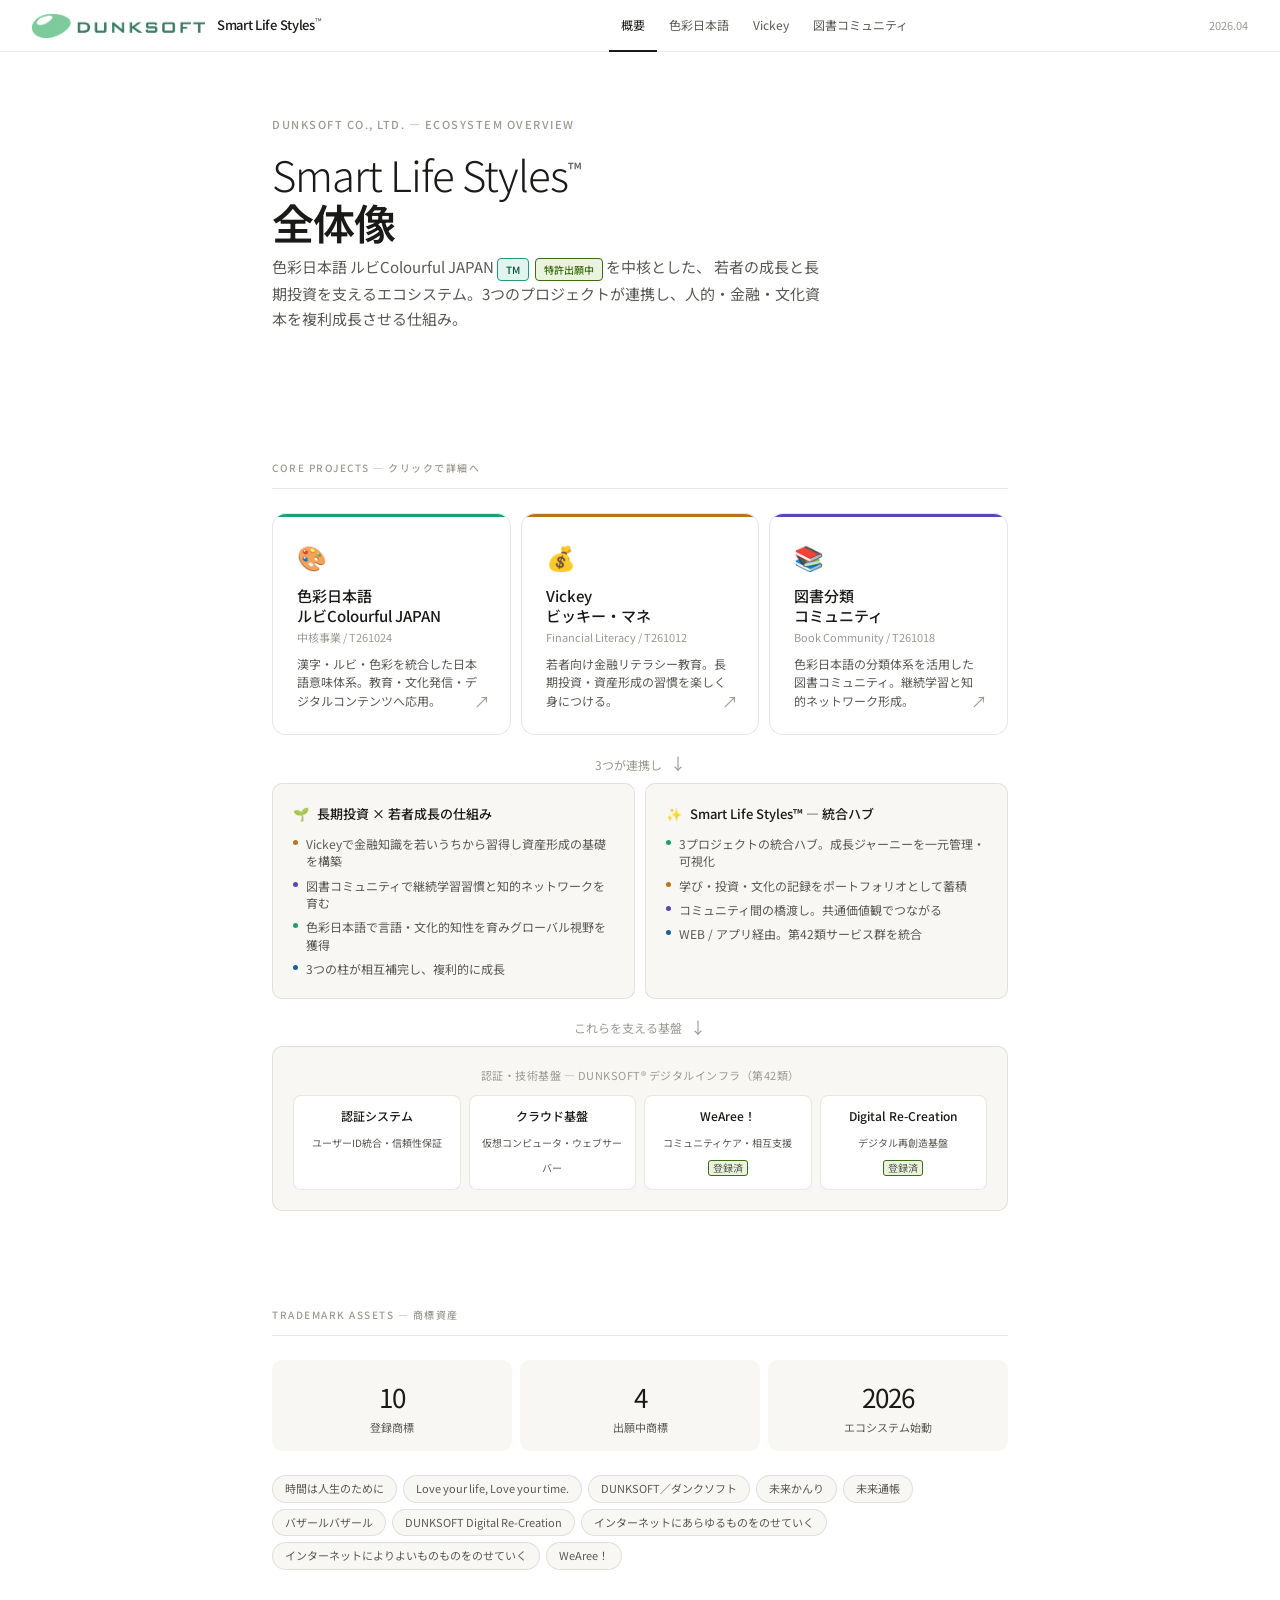
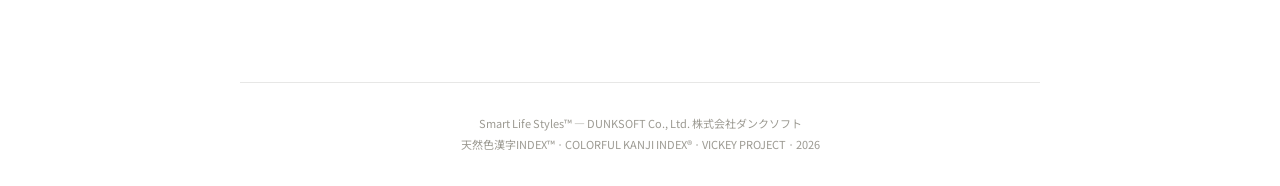
<file: index.html>
<!DOCTYPE html>
<html lang="ja">
<head>
<meta charset="UTF-8">
<meta name="viewport" content="width=device-width, initial-scale=1.0">
<title>Smart Life Styles™ — DUNKSOFT</title>
<link rel="preconnect" href="https://fonts.googleapis.com">
<link href="https://fonts.googleapis.com/css2?family=Noto+Sans+JP:wght@300;400;500&display=swap" rel="stylesheet">
<link rel="stylesheet" href="common.css">
<style>
.eco-grid { display: grid; grid-template-columns: repeat(3, 1fr); gap: 10px; margin-bottom: 10px; }
.arch-row { display: grid; grid-template-columns: 1fr 1fr; gap: 10px; margin-bottom: 10px; }
.arch-card { background: var(--bg2); border: 0.5px solid var(--border); border-radius: var(--r); padding: 1.25rem; }
.arch-title { font-size: 13px; font-weight: 500; display: flex; align-items: center; gap: 8px; margin-bottom: 10px; }
.dot-list { display: flex; flex-direction: column; gap: 7px; }
.dot-item { display: flex; gap: 8px; align-items: flex-start; font-size: 12px; color: var(--text2); line-height: 1.45; }
.dot { width: 5px; height: 5px; border-radius: 50%; flex-shrink: 0; margin-top: 5px; }
.base-layer { background: var(--bg2); border: 0.5px solid var(--border); border-radius: var(--r); padding: 1.25rem; }
.base-title { font-size: 11px; color: var(--text3); text-align: center; margin-bottom: 10px; letter-spacing: 0.5px; }
.base-grid4 { display: grid; grid-template-columns: repeat(4,1fr); gap: 8px; }
.base-item { background: var(--bg); border: 0.5px solid var(--border); border-radius: 8px; padding: 10px; text-align: center; }
.base-item strong { display: block; font-size: 12px; font-weight: 500; margin-bottom: 3px; }
.base-item span { font-size: 10px; color: var(--text2); line-height: 1.4; }
.reg { display: inline-block; font-size: 9px; background: var(--green-l); color: var(--green); border: 0.5px solid var(--green); border-radius: 3px; padding: 0 4px; margin-top: 4px; }
.arrow-sep { text-align: center; color: var(--text3); font-size: 12px; padding: 6px 0; display: flex; align-items: center; justify-content: center; gap: 8px; }
.existing-marks { display: flex; flex-wrap: wrap; gap: 6px; }
.mark-pill { font-size: 11px; background: var(--bg2); border: 0.5px solid var(--border); border-radius: 20px; padding: 4px 12px; color: var(--text2); }
@media(max-width:600px){ .eco-grid,.arch-row { grid-template-columns:1fr; } .base-grid4{ grid-template-columns:1fr 1fr; } }
</style>
</head>
<body>

<nav class="nav">
  <div class="nav-logo">
    <img src="[data-uri]" alt="DUNKSOFT®" onerror="this.style.display='none'">
    <span class="nav-logo-text">Smart Life Styles<sup>™</sup></span>
  </div>
  <div class="nav-links">
    <a href="index.html" class="active">概要</a>
    <a href="colourful.html">色彩日本語</a>
    <a href="vickey.html">Vickey</a>
    <a href="books.html">図書コミュニティ</a>
    <!-- <a href="market.html">市場・収益</a> -->
  </div>
  <span class="nav-date">2026.04</span>
</nav>

<div class="hero">
  <p class="hero-eyebrow">DUNKSOFT Co., Ltd. — Ecosystem Overview</p>
  <h1 class="hero-title">
    Smart Life Styles<sup>™</sup><br>
    <strong>全体像</strong>
  </h1>
  <p class="hero-sub">
    色彩日本語 ルビColourful JAPAN<span class="badge badge-teal">TM</span><span class="badge badge-green">特許出願中</span>を中核とした、
    若者の成長と長期投資を支えるエコシステム。3つのプロジェクトが連携し、人的・金融・文化資本を複利成長させる仕組み。
  </p>
</div>

<div class="section">
  <p class="section-label">Core Projects — クリックで詳細へ</p>

  <div class="eco-grid">
    <a href="colourful.html" class="link-card">
      <div class="link-card-bar" style="background:var(--teal)"></div>
      <span class="link-card-icon">🎨</span>
      <div class="link-card-title">色彩日本語<br>ルビColourful JAPAN</div>
      <div class="link-card-en">中核事業 / T261024</div>
      <div class="link-card-desc">漢字・ルビ・色彩を統合した日本語意味体系。教育・文化発信・デジタルコンテンツへ応用。</div>
      <span class="link-card-arrow">↗</span>
    </a>

    <a href="vickey.html" class="link-card">
      <div class="link-card-bar" style="background:var(--amber)"></div>
      <span class="link-card-icon">💰</span>
      <div class="link-card-title">Vickey<br>ビッキー・マネ</div>
      <div class="link-card-en">Financial Literacy / T261012</div>
      <div class="link-card-desc">若者向け金融リテラシー教育。長期投資・資産形成の習慣を楽しく身につける。</div>
      <span class="link-card-arrow">↗</span>
    </a>

    <a href="books.html" class="link-card">
      <div class="link-card-bar" style="background:var(--purple)"></div>
      <span class="link-card-icon">📚</span>
      <div class="link-card-title">図書分類<br>コミュニティ</div>
      <div class="link-card-en">Book Community / T261018</div>
      <div class="link-card-desc">色彩日本語の分類体系を活用した図書コミュニティ。継続学習と知的ネットワーク形成。</div>
      <span class="link-card-arrow">↗</span>
    </a>
  </div>

  <div class="arrow-sep"><span>3つが連携し</span><span style="font-size:16px">↓</span></div>

  <div class="arch-row">
    <div class="arch-card">
      <div class="arch-title"><span>🌱</span> 長期投資 × 若者成長の仕組み</div>
      <div class="dot-list">
        <div class="dot-item"><div class="dot" style="background:var(--amber)"></div><span>Vickeyで金融知識を若いうちから習得し資産形成の基礎を構築</span></div>
        <div class="dot-item"><div class="dot" style="background:var(--purple)"></div><span>図書コミュニティで継続学習習慣と知的ネットワークを育む</span></div>
        <div class="dot-item"><div class="dot" style="background:var(--teal)"></div><span>色彩日本語で言語・文化的知性を育みグローバル視野を獲得</span></div>
        <div class="dot-item"><div class="dot" style="background:var(--blue)"></div><span>3つの柱が相互補完し、複利的に成長</span></div>
      </div>
    </div>
    <div class="arch-card">
      <div class="arch-title"><span>✨</span> Smart Life Styles™ — 統合ハブ</div>
      <div class="dot-list">
        <div class="dot-item"><div class="dot" style="background:var(--teal)"></div><span>3プロジェクトの統合ハブ。成長ジャーニーを一元管理・可視化</span></div>
        <div class="dot-item"><div class="dot" style="background:var(--amber)"></div><span>学び・投資・文化の記録をポートフォリオとして蓄積</span></div>
        <div class="dot-item"><div class="dot" style="background:var(--purple)"></div><span>コミュニティ間の橋渡し。共通価値観でつながる</span></div>
        <div class="dot-item"><div class="dot" style="background:var(--blue)"></div><span>WEB / アプリ経由。第42類サービス群を統合</span></div>
      </div>
    </div>
  </div>

  <div class="arrow-sep"><span>これらを支える基盤</span><span style="font-size:16px">↓</span></div>

  <div class="base-layer">
    <div class="base-title">認証・技術基盤 — DUNKSOFT® デジタルインフラ（第42類）</div>
    <div class="base-grid4">
      <div class="base-item"><strong>認証システム</strong><span>ユーザーID統合・信頼性保証</span></div>
      <div class="base-item"><strong>クラウド基盤</strong><span>仮想コンピュータ・ウェブサーバー</span></div>
      <div class="base-item"><strong>WeAree！</strong><span>コミュニティケア・相互支援</span><br><span class="reg">登録済</span></div>
      <div class="base-item"><strong>Digital Re-Creation</strong><span>デジタル再創造基盤</span><br><span class="reg">登録済</span></div>
    </div>
  </div>
</div>

<div class="section">
  <p class="section-label">Trademark Assets — 商標資産</p>
  <div class="stat-row">
    <div class="stat"><div class="stat-num">10</div><div class="stat-lbl">登録商標</div></div>
    <div class="stat"><div class="stat-num">4</div><div class="stat-lbl">出願中商標</div></div>
    <div class="stat"><div class="stat-num">2026</div><div class="stat-lbl">エコシステム始動</div></div>
  </div>
  <div class="existing-marks">
    <span class="mark-pill">時間は人生のために</span>
    <span class="mark-pill">Love your life, Love your time.</span>
    <span class="mark-pill">DUNKSOFT／ダンクソフト</span>
    <span class="mark-pill">未来かんり</span>
    <span class="mark-pill">未来通帳</span>
    <span class="mark-pill">バザールバザール</span>
    <span class="mark-pill">DUNKSOFT Digital Re-Creation</span>
    <span class="mark-pill">インターネットにあらゆるものをのせていく</span>
    <span class="mark-pill">インターネットによりよいものものをのせていく</span>
    <span class="mark-pill">WeAree！</span>
  </div>
</div>

<!-- Market section: temporarily masked -->
<!-- <div class="section">
  <p class="section-label">Market — 市場規模・収益モデル</p>
  <p style="font-size:13px; color:var(--text2); margin-bottom:1rem;">
    出版・図書館、金融・NISA教育、成長物語×地域金融の3ゾーンが交差する場所に新しい価値が生まれます。
  </p>
  <a href="market.html" class="link-card" style="display:flex; align-items:center; justify-content:space-between; padding:1.25rem 1.5rem;">
    <div>
      <div style="font-size:13px; font-weight:500; margin-bottom:3px;">市場規模 & 収益モデルの詳細</div>
      <div style="font-size:12px; color:var(--text2);">3ゾーン統合 / フェーズ別試算 / 収益構造</div>
    </div>
    <span style="font-size:18px; color:var(--text3);">→</span>
  </a>
</div> -->

<div class="footer">
  <p>Smart Life Styles™ — DUNKSOFT Co., Ltd. 株式会社ダンクソフト</p>
  <p style="margin-top:4px;">天然色漢字INDEX™ · COLORFUL KANJI INDEX® · VICKEY PROJECT · 2026</p>

</div>

</body>
</html>
</file>
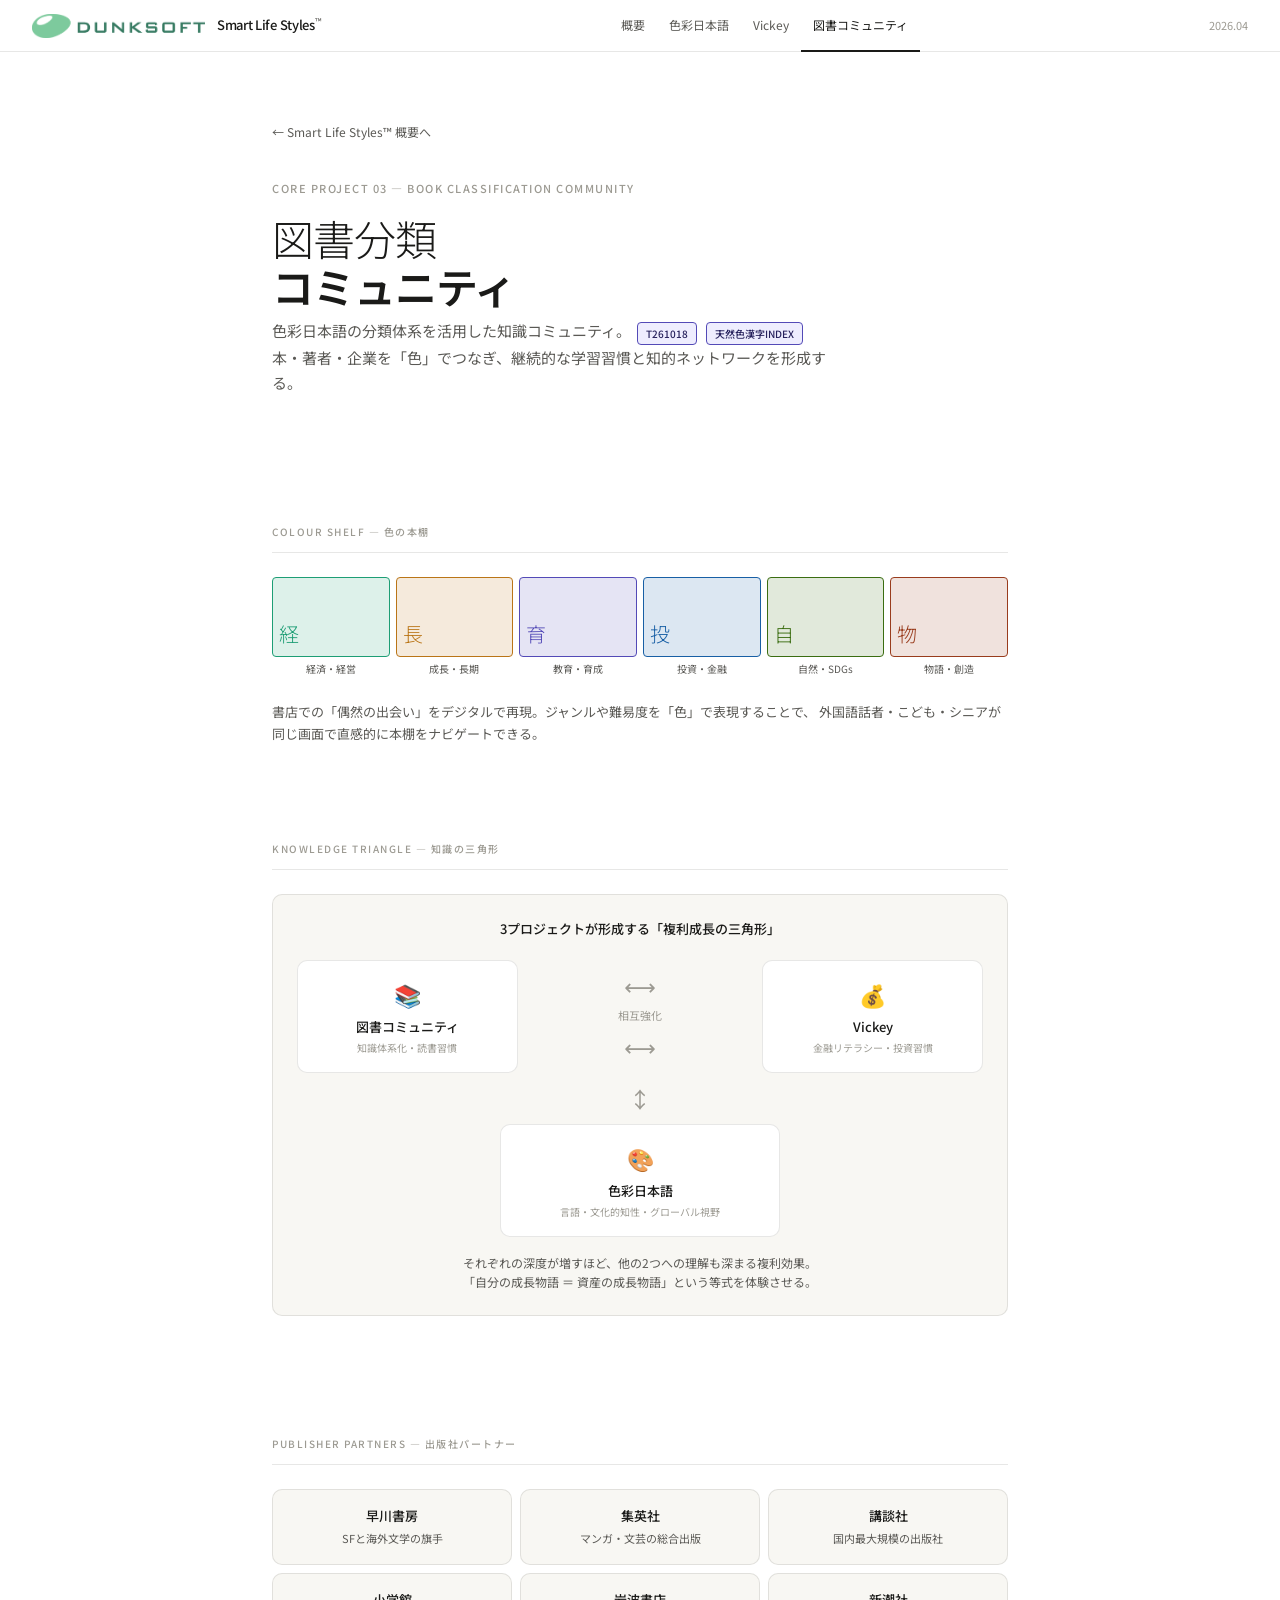
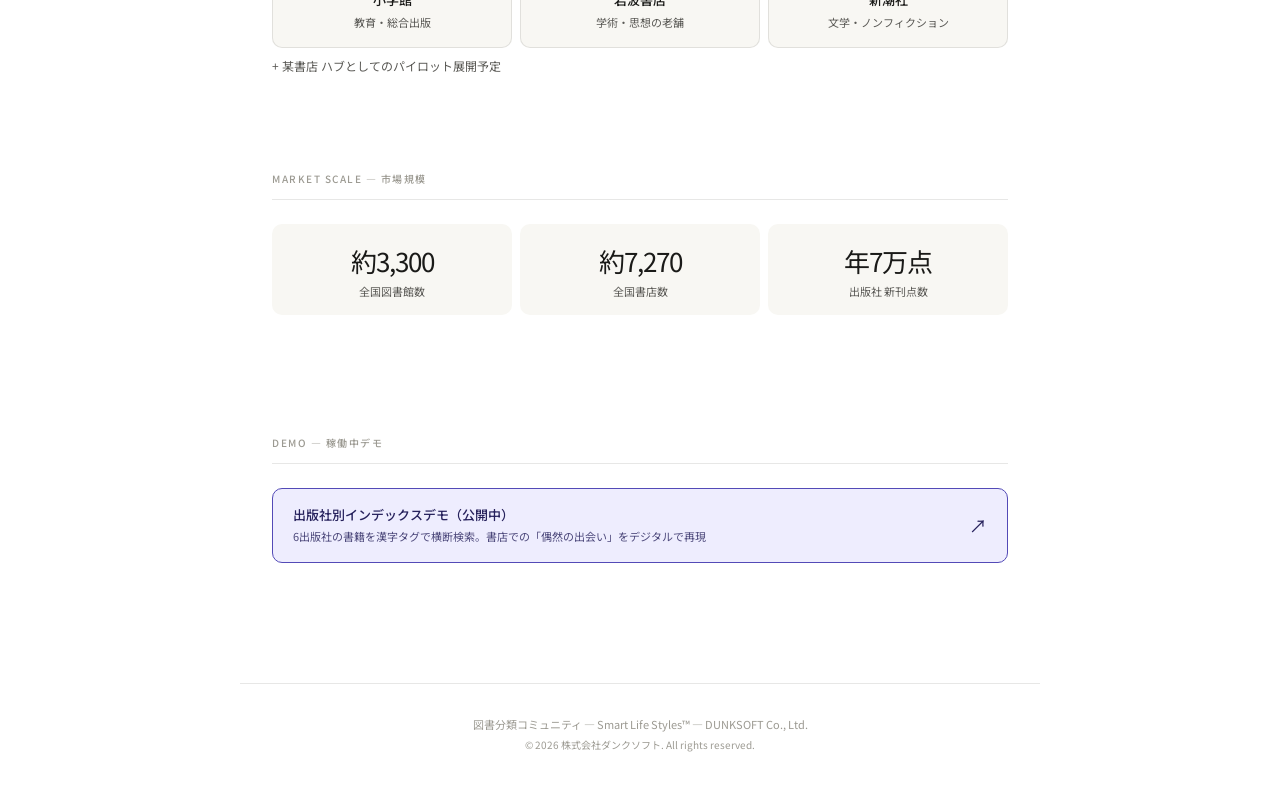
<file: books.html>
<!DOCTYPE html>
<html lang="ja">
<head>
<meta charset="UTF-8">
<meta name="viewport" content="width=device-width, initial-scale=1.0">
<title>図書分類コミュニティ — Smart Life Styles™</title>
<link rel="preconnect" href="https://fonts.googleapis.com">
<link href="https://fonts.googleapis.com/css2?family=Noto+Sans+JP:wght@300;400;500&display=swap" rel="stylesheet">
<link rel="stylesheet" href="common.css">
<style>
.color-shelf { display: grid; grid-template-columns: repeat(6,1fr); gap: 6px; margin: 1.5rem 0; }
.shelf-col { display: flex; flex-direction: column; gap: 4px; align-items: center; }
.shelf-bar { width: 100%; height: 80px; border-radius: 4px; display: flex; align-items: flex-end; padding: 6px; }
.shelf-label { font-size: 10px; color: var(--text2); text-align: center; }
.shelf-kanji { font-size: 20px; font-weight: 300; }

.triangle {
  background: var(--bg2); border: 0.5px solid var(--border);
  border-radius: var(--r); padding: 1.5rem; margin: 1.5rem 0; text-align: center;
}
.tri-title { font-size: 13px; font-weight: 500; margin-bottom: 1.25rem; }
.tri-diagram { display: grid; grid-template-columns: 1fr 1fr 1fr; gap: 12px; align-items: center; }
.tri-node { background: var(--bg); border: 0.5px solid var(--border); border-radius: var(--r); padding: 1rem; text-align: center; }
.tri-icon { font-size: 22px; margin-bottom: 5px; }
.tri-name { font-size: 13px; font-weight: 500; }
.tri-sub { font-size: 10px; color: var(--text3); margin-top: 2px; }
.tri-arrows { display: flex; flex-direction: column; gap: 4px; align-items: center; justify-content: center; font-size: 22px; color: var(--text3); }

.pub-grid { display: grid; grid-template-columns: repeat(3, 1fr); gap: 8px; }
.pub-card { background: var(--bg2); border: 0.5px solid var(--border); border-radius: var(--r); padding: 1rem; text-align: center; }
.pub-name { font-size: 13px; font-weight: 500; margin-bottom: 3px; }
.pub-count { font-size: 11px; color: var(--text2); }

.community-link {
  display: flex; align-items: center; justify-content: space-between;
  background: var(--purple-l); border: 0.5px solid var(--purple);
  border-radius: var(--r); padding: 1rem 1.25rem;
  text-decoration: none; color: var(--purple-d); transition: opacity 0.15s; margin-bottom:8px;
}
.community-link:hover { opacity: 0.8; }

@media(max-width:600px){ .color-shelf{grid-template-columns:repeat(3,1fr);} .pub-grid{grid-template-columns:1fr 1fr;} .tri-diagram{grid-template-columns:1fr;} }
</style>
</head>
<body>

<nav class="nav">
  <div class="nav-logo">
    <img src="[data-uri]" alt="DUNKSOFT®" onerror="this.style.display='none'">
    <span class="nav-logo-text">Smart Life Styles<sup>™</sup></span>
  </div>
  <div class="nav-links">
    <a href="index.html">概要</a>
    <a href="colourful.html">色彩日本語</a>
    <a href="vickey.html">Vickey</a>
    <a href="books.html" class="active">図書コミュニティ</a>
    <!-- <a href="market.html">市場・収益</a> -->
  </div>
  <span class="nav-date">2026.04</span>
</nav>

<div class="hero">
  <a href="index.html" class="back-link">← Smart Life Styles™ 概要へ</a>
  <p class="hero-eyebrow">Core Project 03 — Book Classification Community</p>
  <h1 class="hero-title">
    図書分類<br>
    <strong>コミュニティ</strong>
  </h1>
  <p class="hero-sub">
    色彩日本語の分類体系を活用した知識コミュニティ。
    <span class="badge badge-purple">T261018</span>
    <span class="badge badge-purple">天然色漢字INDEX</span>
    <br>本・著者・企業を「色」でつなぎ、継続的な学習習慣と知的ネットワークを形成する。
  </p>
</div>

<div class="section">
  <p class="section-label">Colour Shelf — 色の本棚</p>
  <div class="color-shelf">
    <div class="shelf-col">
      <div class="shelf-bar" style="background:rgba(29,158,117,0.15); border:0.5px solid var(--teal)">
        <span class="shelf-kanji" style="color:var(--teal)">経</span>
      </div>
      <div class="shelf-label">経済・経営</div>
    </div>
    <div class="shelf-col">
      <div class="shelf-bar" style="background:rgba(186,117,23,0.15); border:0.5px solid var(--amber)">
        <span class="shelf-kanji" style="color:var(--amber)">長</span>
      </div>
      <div class="shelf-label">成長・長期</div>
    </div>
    <div class="shelf-col">
      <div class="shelf-bar" style="background:rgba(83,74,183,0.15); border:0.5px solid var(--purple)">
        <span class="shelf-kanji" style="color:var(--purple)">育</span>
      </div>
      <div class="shelf-label">教育・育成</div>
    </div>
    <div class="shelf-col">
      <div class="shelf-bar" style="background:rgba(24,95,165,0.15); border:0.5px solid var(--blue)">
        <span class="shelf-kanji" style="color:var(--blue)">投</span>
      </div>
      <div class="shelf-label">投資・金融</div>
    </div>
    <div class="shelf-col">
      <div class="shelf-bar" style="background:rgba(59,109,17,0.15); border:0.5px solid var(--green)">
        <span class="shelf-kanji" style="color:var(--green)">自</span>
      </div>
      <div class="shelf-label">自然・SDGs</div>
    </div>
    <div class="shelf-col">
      <div class="shelf-bar" style="background:rgba(153,60,29,0.15); border:0.5px solid var(--coral)">
        <span class="shelf-kanji" style="color:var(--coral)">物</span>
      </div>
      <div class="shelf-label">物語・創造</div>
    </div>
  </div>
  <p style="font-size:13px; color:var(--text2); line-height:1.7;">
    書店での「偶然の出会い」をデジタルで再現。ジャンルや難易度を「色」で表現することで、
    外国語話者・こども・シニアが同じ画面で直感的に本棚をナビゲートできる。
  </p>
</div>

<div class="section">
  <p class="section-label">Knowledge Triangle — 知識の三角形</p>
  <div class="triangle">
    <div class="tri-title">3プロジェクトが形成する「複利成長の三角形」</div>
    <div class="tri-diagram">
      <div class="tri-node">
        <div class="tri-icon">📚</div>
        <div class="tri-name">図書コミュニティ</div>
        <div class="tri-sub">知識体系化・読書習慣</div>
      </div>
      <div class="tri-arrows">
        <span>⟷</span>
        <span style="font-size:11px; color:var(--text3);">相互強化</span>
        <span>⟷</span>
      </div>
      <div class="tri-node">
        <div class="tri-icon">💰</div>
        <div class="tri-name">Vickey</div>
        <div class="tri-sub">金融リテラシー・投資習慣</div>
      </div>
    </div>
    <div style="text-align:center; font-size:22px; color:var(--text3); margin:8px 0;">↕</div>
    <div style="max-width:280px; margin:0 auto;">
      <div class="tri-node">
        <div class="tri-icon">🎨</div>
        <div class="tri-name">色彩日本語</div>
        <div class="tri-sub">言語・文化的知性・グローバル視野</div>
      </div>
    </div>
    <div style="font-size:12px; color:var(--text2); margin-top:1rem; line-height:1.6;">
      それぞれの深度が増すほど、他の2つへの理解も深まる複利効果。<br>
      「自分の成長物語 ＝ 資産の成長物語」という等式を体験させる。
    </div>
  </div>
</div>

<div class="section">
  <p class="section-label">Publisher Partners — 出版社パートナー</p>
  <div class="pub-grid">
    <div class="pub-card"><div class="pub-name">早川書房</div><div class="pub-count">SFと海外文学の旗手</div></div>
    <div class="pub-card"><div class="pub-name">集英社</div><div class="pub-count">マンガ・文芸の総合出版</div></div>
    <div class="pub-card"><div class="pub-name">講談社</div><div class="pub-count">国内最大規模の出版社</div></div>
    <div class="pub-card"><div class="pub-name">小学館</div><div class="pub-count">教育・総合出版</div></div>
    <div class="pub-card"><div class="pub-name">岩波書店</div><div class="pub-count">学術・思想の老舗</div></div>
    <div class="pub-card"><div class="pub-name">新潮社</div><div class="pub-count">文学・ノンフィクション</div></div>
  </div>
  <p style="font-size:12px; color:var(--text2); margin-top:8px;">+ 某書店 ハブとしてのパイロット展開予定</p>
</div>

<div class="section">
  <p class="section-label">Market Scale — 市場規模</p>
  <div class="stat-row">
    <div class="stat"><div class="stat-num">約3,300</div><div class="stat-lbl">全国図書館数</div></div>
    <div class="stat"><div class="stat-num">約7,270</div><div class="stat-lbl">全国書店数</div></div>
    <div class="stat"><div class="stat-num">年7万点</div><div class="stat-lbl">出版社 新刊点数</div></div>
  </div>
</div>

<div class="section">
  <p class="section-label">Demo — 稼働中デモ</p>
  <a href="https://robertohoshino.github.io/kanji-index/" class="community-link" target="_blank">
    <div>
      <div style="font-size:13px; font-weight:500;">出版社別インデックスデモ（公開中）</div>
      <div style="font-size:11px; margin-top:2px; opacity:0.8;">6出版社の書籍を漢字タグで横断検索。書店での「偶然の出会い」をデジタルで再現</div>
    </div>
    <span style="font-size:18px;">↗</span>
  </a>
</div>

<div class="footer">
  <p>図書分類コミュニティ — Smart Life Styles™ — DUNKSOFT Co., Ltd.</p>
  <p style="margin-top:4px; font-size:10px; color:var(--text3);">© 2026 株式会社ダンクソフト. All rights reserved.</p>
</div>

</body>
</html>
</file>
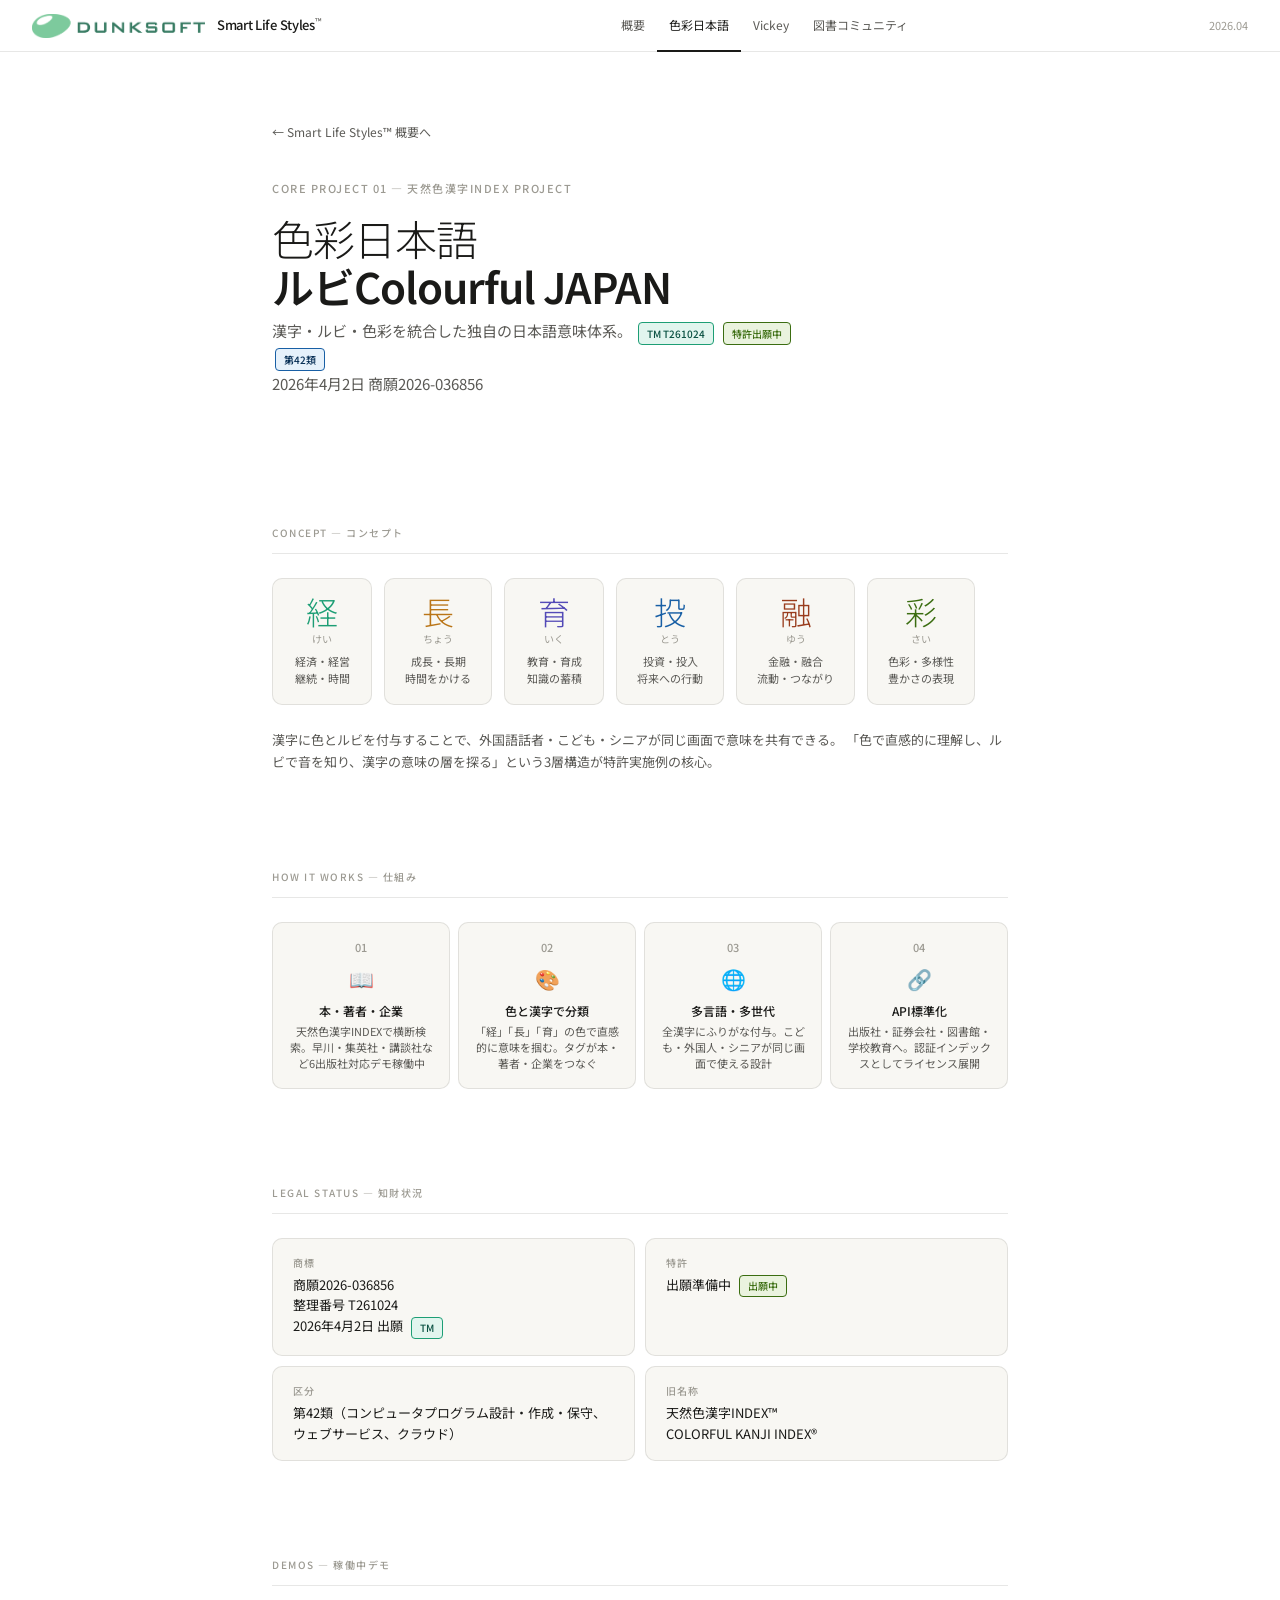
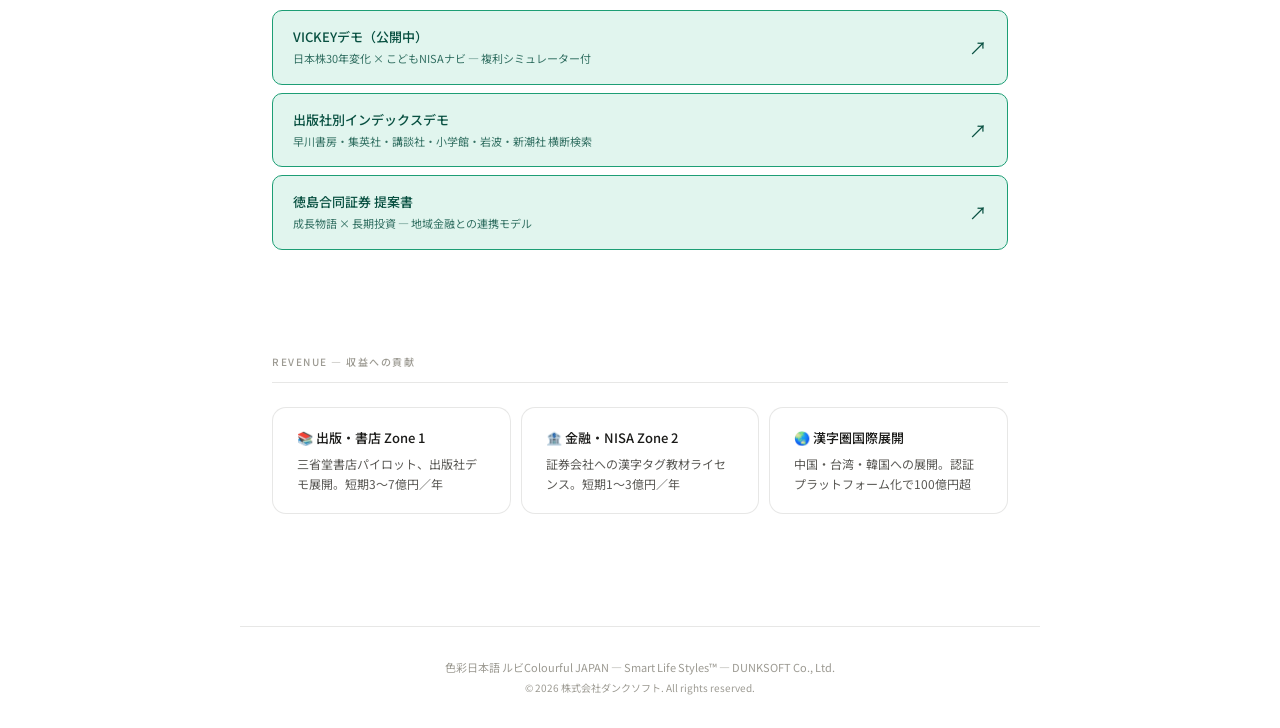
<file: colourful.html>
<!DOCTYPE html>
<html lang="ja">
<head>
<meta charset="UTF-8">
<meta name="viewport" content="width=device-width, initial-scale=1.0">
<title>色彩日本語 ルビColourful JAPAN — Smart Life Styles™</title>
<link rel="preconnect" href="https://fonts.googleapis.com">
<link href="https://fonts.googleapis.com/css2?family=Noto+Sans+JP:wght@300;400;500&display=swap" rel="stylesheet">
<link rel="stylesheet" href="common.css">
<style>
.kanji-demo { display: flex; flex-wrap: wrap; gap: 12px; margin: 1.5rem 0; }
.kanji-card {
  background: var(--bg2); border: 0.5px solid var(--border); border-radius: var(--r);
  padding: 1rem 1.25rem; min-width: 100px; text-align: center;
}
.kanji-main { font-size: 32px; font-weight: 300; line-height: 1; margin-bottom: 4px; }
.kanji-ruby { font-size: 10px; color: var(--text3); margin-bottom: 6px; }
.kanji-meaning { font-size: 11px; color: var(--text2); }

.step-flow { display: grid; grid-template-columns: repeat(4,1fr); gap: 8px; position: relative; }
.step { background: var(--bg2); border: 0.5px solid var(--border); border-radius: var(--r); padding: 1rem; text-align: center; }
.step-num { font-size: 11px; font-weight: 500; color: var(--text3); margin-bottom: 6px; }
.step-icon { font-size: 20px; margin-bottom: 6px; }
.step-label { font-size: 12px; font-weight: 500; margin-bottom: 4px; }
.step-desc { font-size: 11px; color: var(--text2); line-height: 1.45; }

.spec-grid { display: grid; grid-template-columns: 1fr 1fr; gap: 10px; }
.spec-item { background: var(--bg2); border: 0.5px solid var(--border); border-radius: var(--r); padding: 1rem 1.25rem; }
.spec-label { font-size: 10px; font-weight: 500; letter-spacing: 1px; text-transform: uppercase; color: var(--text3); margin-bottom: 4px; }
.spec-val { font-size: 13px; color: var(--text); }

.demo-link {
  display: flex; align-items: center; justify-content: space-between;
  background: var(--teal-l); border: 0.5px solid var(--teal);
  border-radius: var(--r); padding: 1rem 1.25rem; margin-bottom: 8px;
  text-decoration: none; color: var(--teal-d); transition: opacity 0.15s;
}
.demo-link:hover { opacity: 0.8; }

@media(max-width:600px){ .step-flow{grid-template-columns:1fr 1fr;} .spec-grid{grid-template-columns:1fr;} }
</style>
</head>
<body>

<nav class="nav">
  <div class="nav-logo">
    <img src="[data-uri]" alt="DUNKSOFT®" onerror="this.style.display='none'">
    <span class="nav-logo-text">Smart Life Styles<sup>™</sup></span>
  </div>
  <div class="nav-links">
    <a href="index.html">概要</a>
    <a href="colourful.html" class="active">色彩日本語</a>
    <a href="vickey.html">Vickey</a>
    <a href="books.html">図書コミュニティ</a>
    <!-- <a href="market.html">市場・収益</a> -->
  </div>
  <span class="nav-date">2026.04</span>
</nav>

<div class="hero">
  <a href="index.html" class="back-link">← Smart Life Styles™ 概要へ</a>
  <p class="hero-eyebrow">Core Project 01 — 天然色漢字INDEX PROJECT</p>
  <h1 class="hero-title">
    色彩日本語<br>
    <strong>ルビColourful JAPAN</strong>
  </h1>
  <p class="hero-sub">
    漢字・ルビ・色彩を統合した独自の日本語意味体系。
    <span class="badge badge-teal">TM T261024</span>
    <span class="badge badge-green">特許出願中</span>
    <span class="badge badge-blue">第42類</span>
    <br>2026年4月2日 商願2026-036856
  </p>
</div>

<div class="section">
  <p class="section-label">Concept — コンセプト</p>
  <div class="kanji-demo">
    <div class="kanji-card">
      <div class="kanji-main" style="color:var(--teal)">経</div>
      <div class="kanji-ruby">けい</div>
      <div class="kanji-meaning">経済・経営<br>継続・時間</div>
    </div>
    <div class="kanji-card">
      <div class="kanji-main" style="color:var(--amber)">長</div>
      <div class="kanji-ruby">ちょう</div>
      <div class="kanji-meaning">成長・長期<br>時間をかける</div>
    </div>
    <div class="kanji-card">
      <div class="kanji-main" style="color:var(--purple)">育</div>
      <div class="kanji-ruby">いく</div>
      <div class="kanji-meaning">教育・育成<br>知識の蓄積</div>
    </div>
    <div class="kanji-card">
      <div class="kanji-main" style="color:var(--blue)">投</div>
      <div class="kanji-ruby">とう</div>
      <div class="kanji-meaning">投資・投入<br>将来への行動</div>
    </div>
    <div class="kanji-card">
      <div class="kanji-main" style="color:var(--coral)">融</div>
      <div class="kanji-ruby">ゆう</div>
      <div class="kanji-meaning">金融・融合<br>流動・つながり</div>
    </div>
    <div class="kanji-card">
      <div class="kanji-main" style="color:var(--green)">彩</div>
      <div class="kanji-ruby">さい</div>
      <div class="kanji-meaning">色彩・多様性<br>豊かさの表現</div>
    </div>
  </div>
  <p style="font-size:13px; color:var(--text2); line-height:1.7;">
    漢字に色とルビを付与することで、外国語話者・こども・シニアが同じ画面で意味を共有できる。
    「色で直感的に理解し、ルビで音を知り、漢字の意味の層を探る」という3層構造が特許実施例の核心。
  </p>
</div>

<div class="section">
  <p class="section-label">How it Works — 仕組み</p>
  <div class="step-flow">
    <div class="step">
      <div class="step-num">01</div>
      <div class="step-icon">📖</div>
      <div class="step-label">本・著者・企業</div>
      <div class="step-desc">天然色漢字INDEXで横断検索。早川・集英社・講談社など6出版社対応デモ稼働中</div>
    </div>
    <div class="step">
      <div class="step-num">02</div>
      <div class="step-icon">🎨</div>
      <div class="step-label">色と漢字で分類</div>
      <div class="step-desc">「経」「長」「育」の色で直感的に意味を掴む。タグが本・著者・企業をつなぐ</div>
    </div>
    <div class="step">
      <div class="step-num">03</div>
      <div class="step-icon">🌐</div>
      <div class="step-label">多言語・多世代</div>
      <div class="step-desc">全漢字にふりがな付与。こども・外国人・シニアが同じ画面で使える設計</div>
    </div>
    <div class="step">
      <div class="step-num">04</div>
      <div class="step-icon">🔗</div>
      <div class="step-label">API標準化</div>
      <div class="step-desc">出版社・証券会社・図書館・学校教育へ。認証インデックスとしてライセンス展開</div>
    </div>
  </div>
</div>

<div class="section">
  <p class="section-label">Legal Status — 知財状況</p>
  <div class="spec-grid">
    <div class="spec-item">
      <div class="spec-label">商標</div>
      <div class="spec-val">商願2026-036856<br>整理番号 T261024<br>2026年4月2日 出願<span class="badge badge-teal" style="margin-left:8px">TM</span></div>
    </div>
    <div class="spec-item">
      <div class="spec-label">特許</div>
      <div class="spec-val">出願準備中<span class="badge badge-green" style="margin-left:8px">出願中</span></div>
    </div>
    <div class="spec-item">
      <div class="spec-label">区分</div>
      <div class="spec-val">第42類（コンピュータプログラム設計・作成・保守、ウェブサービス、クラウド）</div>
    </div>
    <div class="spec-item">
      <div class="spec-label">旧名称</div>
      <div class="spec-val">天然色漢字INDEX™<br>COLORFUL KANJI INDEX®</div>
    </div>
  </div>
</div>

<div class="section">
  <p class="section-label">Demos — 稼働中デモ</p>
  <a href="https://robertohoshino.github.io/hayakawa-demo/" class="demo-link" target="_blank">
    <div>
      <div style="font-size:13px; font-weight:500;">VICKEYデモ（公開中）</div>
      <div style="font-size:11px; margin-top:2px; opacity:0.8;">日本株30年変化 × こどもNISAナビ — 複利シミュレーター付</div>
    </div>
    <span style="font-size:18px;">↗</span>
  </a>
  <a href="https://robertohoshino.github.io/kanji-index/" class="demo-link" target="_blank">
    <div>
      <div style="font-size:13px; font-weight:500;">出版社別インデックスデモ</div>
      <div style="font-size:11px; margin-top:2px; opacity:0.8;">早川書房・集英社・講談社・小学館・岩波・新潮社 横断検索</div>
    </div>
    <span style="font-size:18px;">↗</span>
  </a>
  <a href="https://robertohoshino.github.io/kanji-index/tokushima-godo-proposal" class="demo-link" target="_blank">
    <div>
      <div style="font-size:13px; font-weight:500;">徳島合同証券 提案書</div>
      <div style="font-size:11px; margin-top:2px; opacity:0.8;">成長物語 × 長期投資 — 地域金融との連携モデル</div>
    </div>
    <span style="font-size:18px;">↗</span>
  </a>
</div>

<div class="section">
  <p class="section-label">Revenue — 収益への貢献</p>
  <div class="card-grid">
    <div class="card">
      <div style="font-size:13px; font-weight:500; margin-bottom:6px;">📚 出版・書店 Zone 1</div>
      <div style="font-size:12px; color:var(--text2);">三省堂書店パイロット、出版社デモ展開。短期3〜7億円／年</div>
    </div>
    <div class="card">
      <div style="font-size:13px; font-weight:500; margin-bottom:6px;">🏦 金融・NISA Zone 2</div>
      <div style="font-size:12px; color:var(--text2);">証券会社への漢字タグ教材ライセンス。短期1〜3億円／年</div>
    </div>
    <div class="card">
      <div style="font-size:13px; font-weight:500; margin-bottom:6px;">🌏 漢字圏国際展開</div>
      <div style="font-size:12px; color:var(--text2);">中国・台湾・韓国への展開。認証プラットフォーム化で100億円超</div>
    </div>
  </div>
</div>

<div class="footer">
  <p>色彩日本語 ルビColourful JAPAN — Smart Life Styles™ — DUNKSOFT Co., Ltd.</p>
  <p style="margin-top:4px; font-size:10px; color:var(--text3);">© 2026 株式会社ダンクソフト. All rights reserved.</p>
</div>

</body>
</html>
</file>
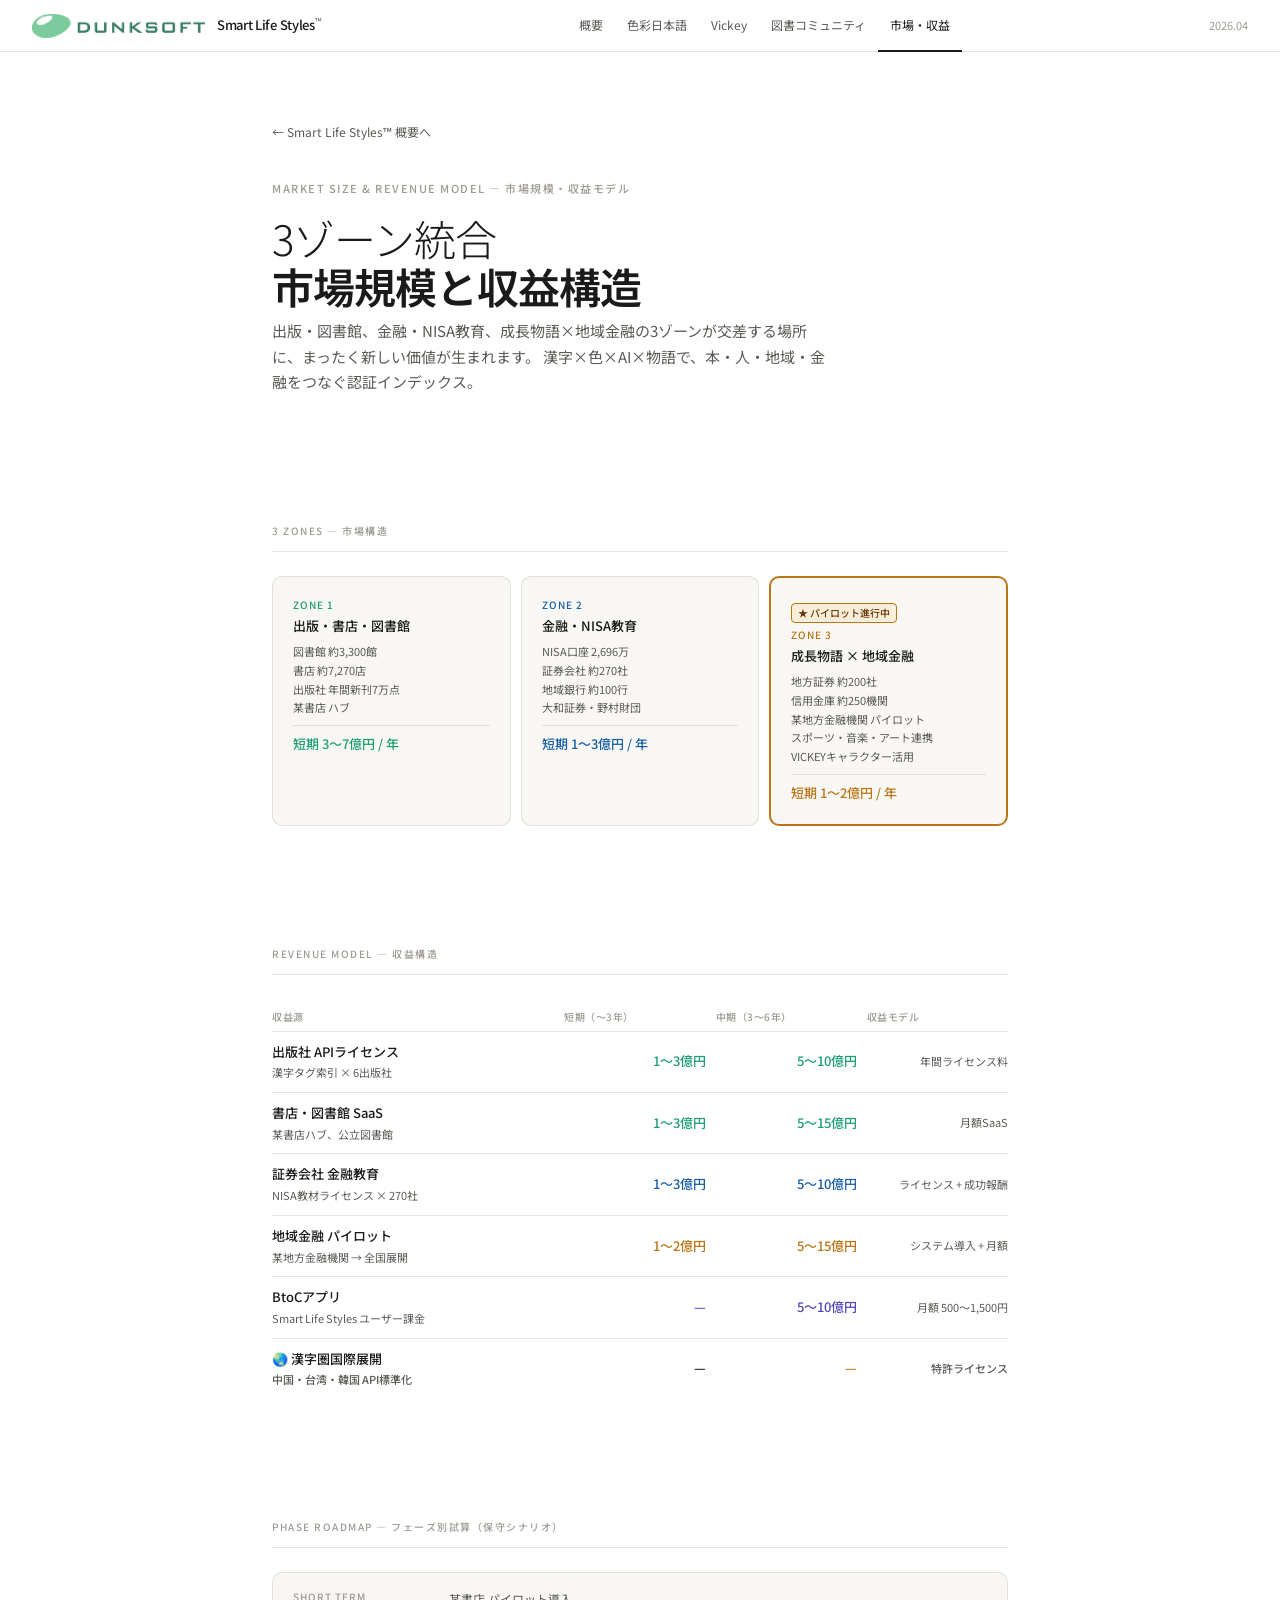
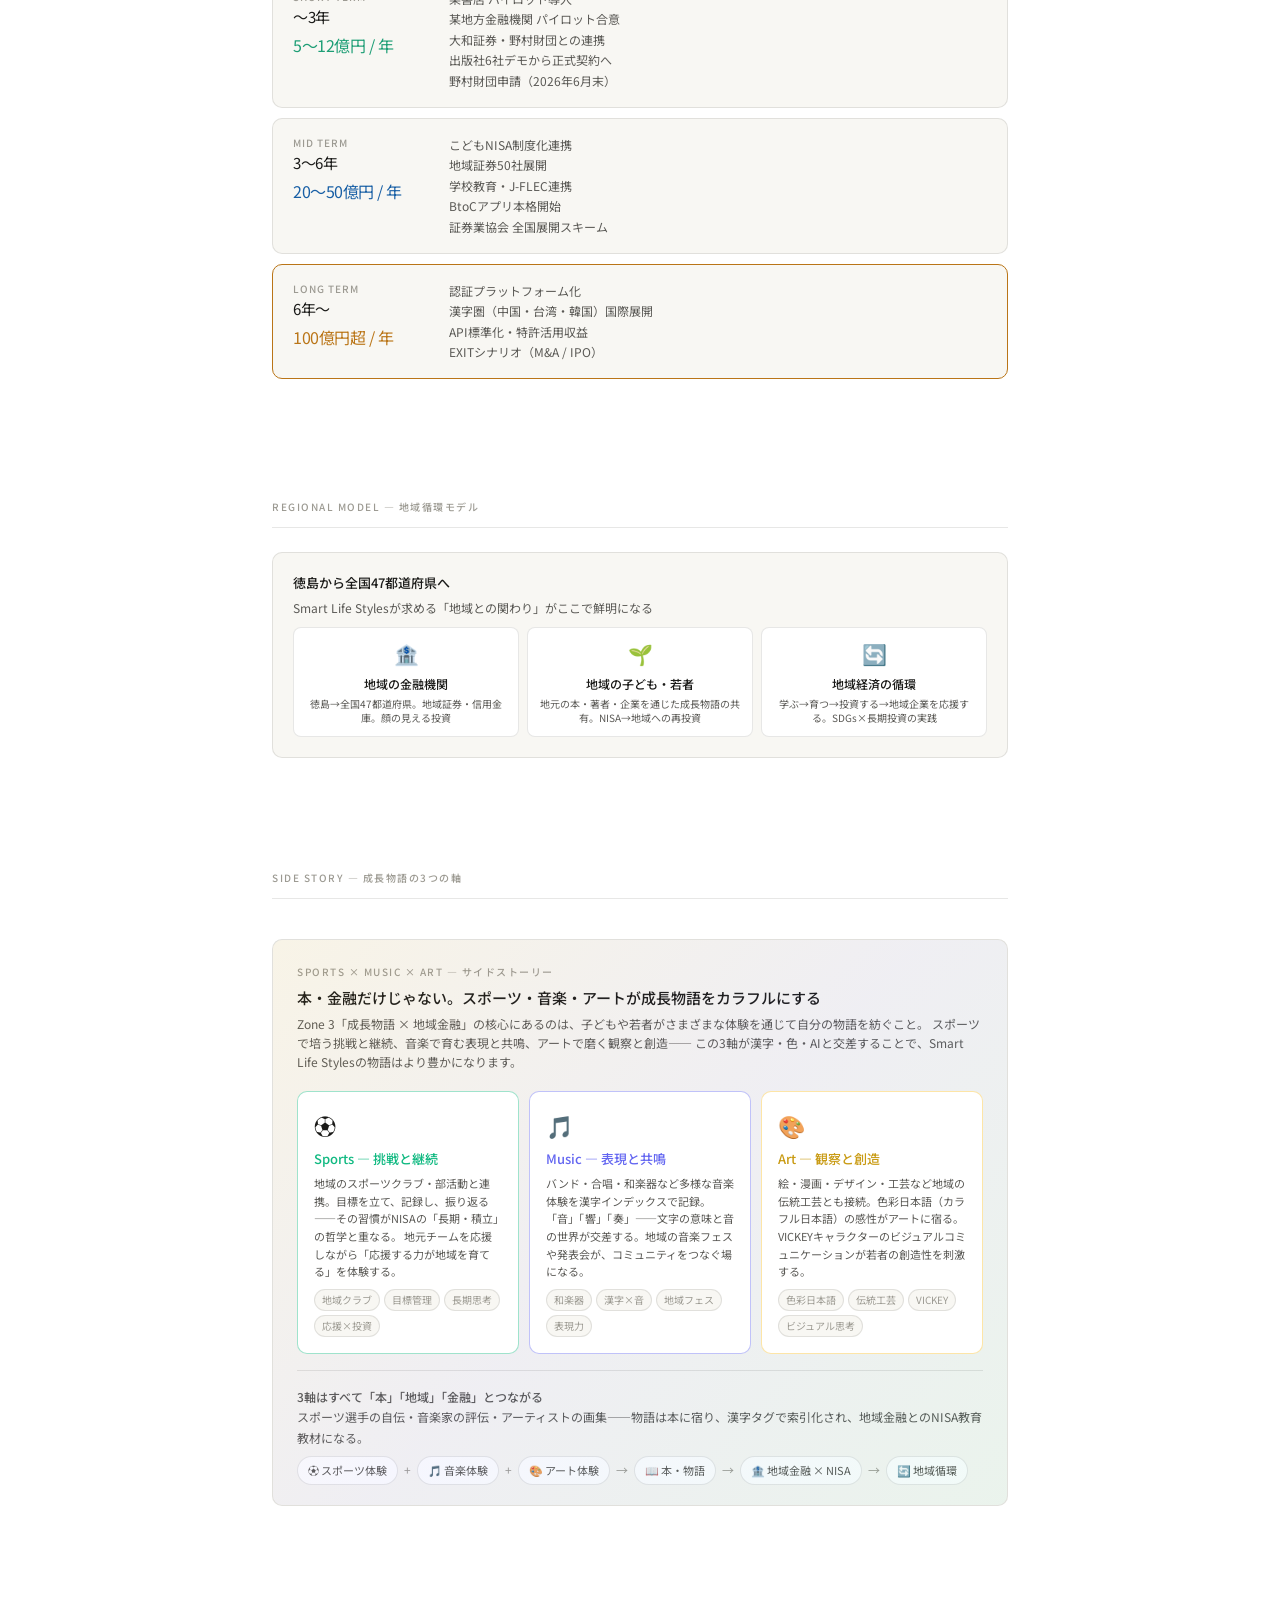
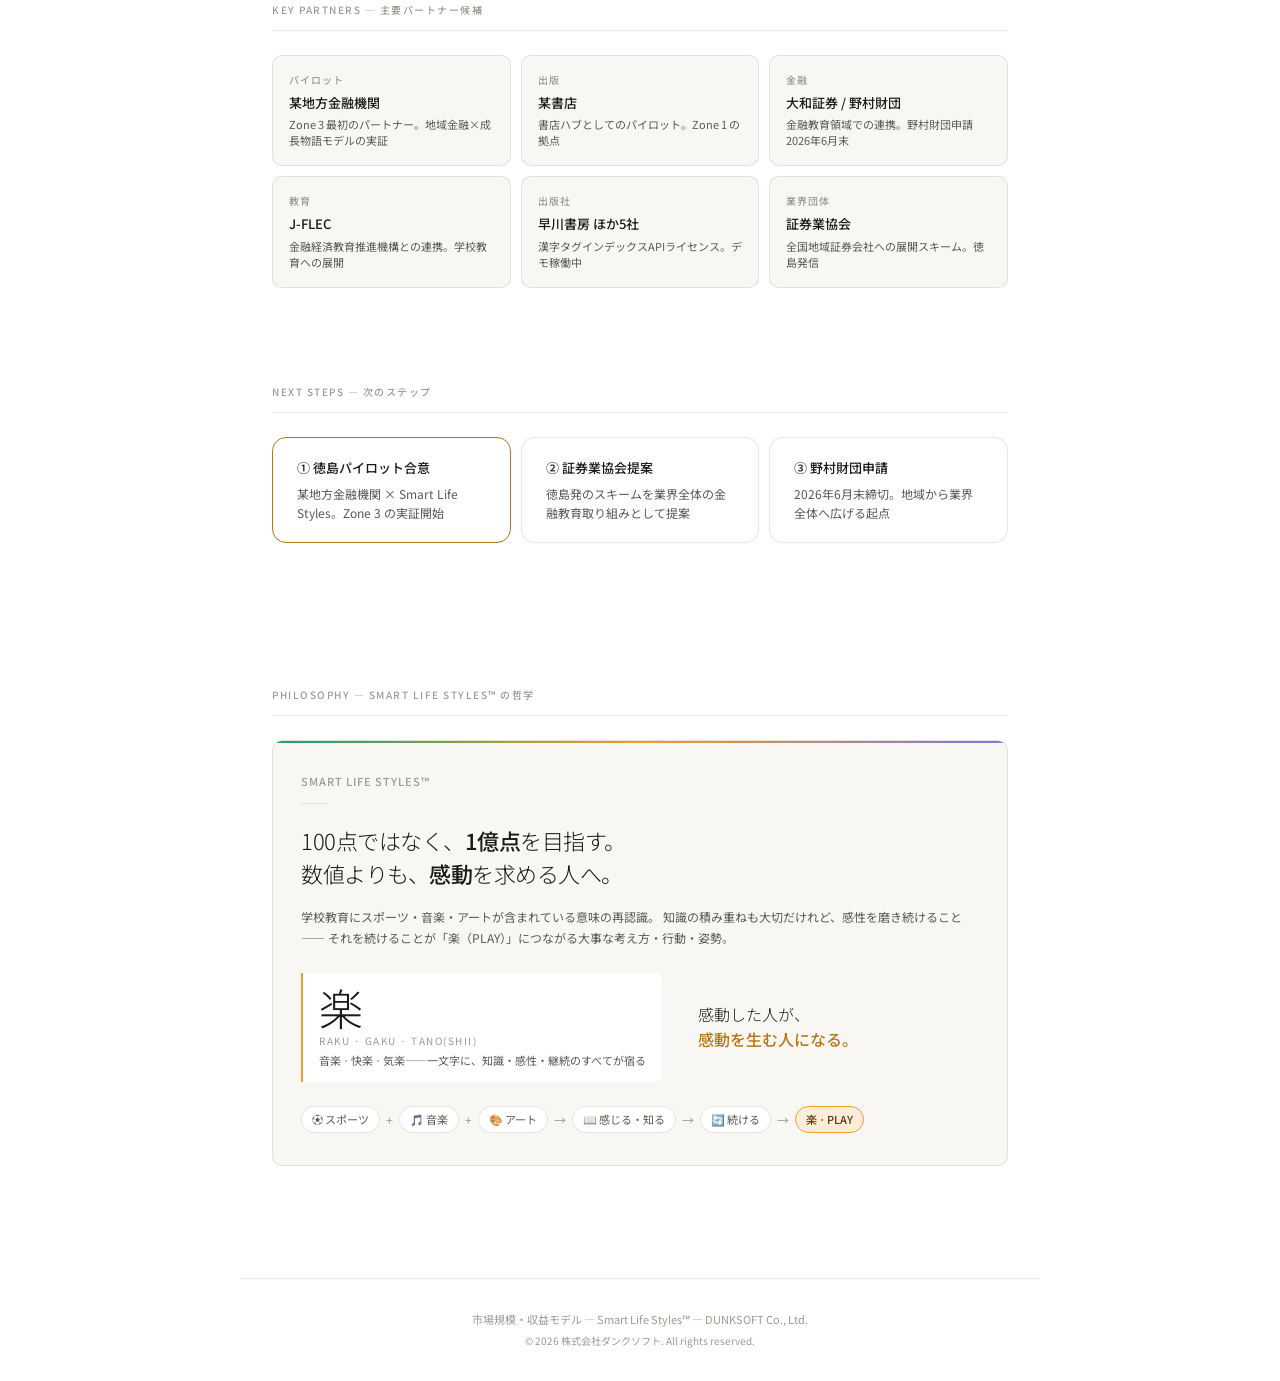
<file: market.html>
<!DOCTYPE html>
<html lang="ja">
<head>
<meta charset="UTF-8">
<meta name="viewport" content="width=device-width, initial-scale=1.0">
<title>市場規模・収益モデル — Smart Life Styles™</title>
<link rel="preconnect" href="https://fonts.googleapis.com">
<link href="https://fonts.googleapis.com/css2?family=Noto+Sans+JP:wght@300;400;500&display=swap" rel="stylesheet">
<link rel="stylesheet" href="common.css">
<style>
.zone-star { border: 2px solid var(--amber) !important; }
.zone-star-label {
  display: inline-block; font-size: 10px; font-weight: 500;
  background: var(--amber-l); color: var(--amber-d); border: 0.5px solid var(--amber);
  border-radius: 4px; padding: 1px 6px; margin-bottom: 4px;
}
.revenue-model { margin: 1.5rem 0; }
.rev-row {
  display: grid; grid-template-columns: 2fr 1fr 1fr 1fr;
  gap: 10px; align-items: center;
  padding: 10px 0; border-bottom: 0.5px solid var(--border);
  font-size: 12px;
}
.rev-row:first-child { font-size: 10px; font-weight: 500; color: var(--text3); letter-spacing: 0.5px; text-transform: uppercase; padding-bottom: 6px; }
.rev-source { font-size: 13px; font-weight: 500; }
.rev-sub { font-size: 11px; color: var(--text2); margin-top: 2px; }
.rev-val { text-align: right; font-size: 13px; font-weight: 500; }
.rev-model { text-align: right; font-size: 11px; color: var(--text2); }

.roadmap { display: flex; flex-direction: column; gap: 10px; margin: 1.5rem 0; }
.road-item {
  display: grid; grid-template-columns: 140px 1fr;
  gap: 16px; align-items: flex-start;
  padding: 1rem 1.25rem; background: var(--bg2);
  border: 0.5px solid var(--border); border-radius: var(--r);
}
.road-phase { font-size: 10px; font-weight: 500; letter-spacing: 1px; text-transform: uppercase; color: var(--text3); }
.road-period { font-size: 15px; font-weight: 400; letter-spacing: -0.5px; }
.road-rev { font-size: 16px; font-weight: 400; letter-spacing: -0.5px; margin-top: 4px; }
.road-items-list { font-size: 12px; color: var(--text2); line-height: 1.7; }

.partner-grid { display: grid; grid-template-columns: repeat(3,1fr); gap: 10px; }
.partner-card { background: var(--bg2); border: 0.5px solid var(--border); border-radius: var(--r); padding: 1rem; }
.partner-type { font-size: 10px; font-weight: 500; color: var(--text3); letter-spacing: 1px; text-transform: uppercase; margin-bottom: 5px; }
.partner-name { font-size: 13px; font-weight: 500; margin-bottom: 4px; }
.partner-note { font-size: 11px; color: var(--text2); line-height: 1.45; }

.region-card {
  background: var(--bg2); border: 0.5px solid var(--border);
  border-radius: var(--r); padding: 1.25rem; margin-bottom: 1rem;
}
.region-flow { display: grid; grid-template-columns: 1fr 1fr 1fr; gap: 8px; margin-top: 10px; }
.region-node { background: var(--bg); border: 0.5px solid var(--border); border-radius: 8px; padding: 10px; text-align: center; }
.region-icon { font-size: 20px; margin-bottom: 4px; }
.region-label { font-size: 12px; font-weight: 500; margin-bottom: 3px; }
.region-desc { font-size: 10px; color: var(--text2); line-height: 1.45; }

/* Philosophy card */
.phil-card {
  padding: 2rem 1.75rem;
  border: 0.5px solid var(--border);
  border-radius: var(--r);
  background: var(--bg2);
  position: relative;
  overflow: hidden;
}
.phil-card::before {
  content: '';
  position: absolute; top: 0; left: 0; right: 0; height: 2px;
  background: linear-gradient(90deg, #1D9E75 0%, #EF9F27 50%, #7F77DD 100%);
}
.phil-brand {
  font-size: 11px; font-weight: 500; letter-spacing: 1px;
  color: var(--text3); text-transform: uppercase; margin-bottom: 0.75rem;
}
.phil-divider-line {
  width: 28px; height: 1px; background: var(--border); margin-bottom: 1.25rem;
}
.phil-main {
  font-size: 22px; font-weight: 300; line-height: 1.5;
  letter-spacing: -0.5px; color: var(--text1); margin-bottom: 1rem;
}
.phil-main strong { font-weight: 500; }
.phil-sub {
  font-size: 12px; color: var(--text2); line-height: 1.8; margin-bottom: 1.5rem;
}
.phil-kanji-row {
  display: grid; grid-template-columns: auto 1fr; gap: 1.25rem;
  align-items: center; margin-bottom: 1.5rem;
}
.phil-kanji-block {
  border-left: 2px solid #EF9F27; padding: 0.75rem 1rem;
  background: var(--bg); border-radius: 0 8px 8px 0;
}
.phil-kanji {
  font-size: 44px; font-weight: 300; line-height: 1;
  color: var(--text1); margin-bottom: 4px;
}
.phil-kanji-readings {
  font-size: 10px; letter-spacing: 1.5px; color: var(--text3); margin-bottom: 3px;
}
.phil-kanji-meaning {
  font-size: 11px; color: var(--text2); line-height: 1.6;
}
.phil-tagline {
  font-size: 16px; font-weight: 300; line-height: 1.6;
  color: var(--text1); padding-left: 1rem;
}
.phil-accent { font-weight: 500; color: #BA7517; }
.phil-flow {
  display: flex; align-items: center; flex-wrap: wrap; gap: 6px;
}
.phil-node {
  font-size: 11px; padding: 4px 10px; border-radius: 20px;
  border: 0.5px solid var(--border); color: var(--text2);
  background: var(--bg); white-space: nowrap;
}
.phil-node-play {
  border-color: #EF9F27; color: #633806; background: #FAEEDA; font-weight: 500;
}
.phil-arr { font-size: 12px; color: var(--text3); }
@media(max-width:600px){
  .phil-kanji-row { grid-template-columns: 1fr; }
  .phil-main { font-size: 18px; }
}

/* SMA — Sports / Music / Art side story */
.sma-section {
  margin-top: 2.5rem;
  padding: 1.5rem 1.5rem 1.25rem;
  background: var(--bg2);
  border: 0.5px solid var(--border);
  border-radius: var(--r);
  position: relative;
  overflow: hidden;
}
.sma-section::before {
  content: '';
  position: absolute; inset: 0;
  background: linear-gradient(135deg,
    rgba(251,191,36,0.06) 0%,
    rgba(99,102,241,0.06) 50%,
    rgba(16,185,129,0.06) 100%);
  pointer-events: none;
}
.sma-eyebrow {
  font-size: 10px; font-weight: 500; letter-spacing: 1.5px;
  text-transform: uppercase; color: var(--text3); margin-bottom: 6px;
}
.sma-headline {
  font-size: 15px; font-weight: 500; margin-bottom: 4px;
}
.sma-sub {
  font-size: 12px; color: var(--text2); line-height: 1.6; margin-bottom: 1.25rem;
}
.sma-pillars {
  display: grid; grid-template-columns: repeat(3, 1fr); gap: 10px;
}
.sma-pillar {
  border-radius: 10px; padding: 1rem;
  border: 0.5px solid var(--border);
  background: var(--bg);
  position: relative; overflow: hidden;
}
.sma-pillar-sport { border-color: rgba(16,185,129,0.4); }
.sma-pillar-music { border-color: rgba(99,102,241,0.4); }
.sma-pillar-art   { border-color: rgba(251,191,36,0.4); }
.sma-icon {
  font-size: 22px; margin-bottom: 6px;
}
.sma-pillar-title {
  font-size: 13px; font-weight: 500; margin-bottom: 5px;
}
.sma-pillar-sport .sma-pillar-title { color: rgb(16,185,129); }
.sma-pillar-music .sma-pillar-title { color: rgb(99,102,241); }
.sma-pillar-art   .sma-pillar-title { color: rgb(201,155,20); }
.sma-pillar-body {
  font-size: 11px; color: var(--text2); line-height: 1.6; margin-bottom: 8px;
}
.sma-tags {
  display: flex; flex-wrap: wrap; gap: 4px;
}
.sma-tag {
  font-size: 10px; padding: 2px 7px; border-radius: 20px;
  border: 0.5px solid var(--border); color: var(--text3); background: var(--bg2);
}
.sma-connect {
  margin-top: 1rem;
  padding-top: 1rem;
  border-top: 0.5px solid var(--border);
  font-size: 12px; color: var(--text2); line-height: 1.7;
}
.sma-connect strong { color: var(--text1); font-weight: 500; }
.sma-connect-flow {
  display: flex; align-items: center; flex-wrap: wrap; gap: 6px; margin-top: 8px;
}
.sma-flow-node {
  font-size: 11px; padding: 4px 10px;
  border-radius: 20px; border: 0.5px solid var(--border);
  background: var(--bg); white-space: nowrap;
}
.sma-flow-arrow {
  font-size: 12px; color: var(--text3);
}

@media(max-width:600px){
  .rev-row { grid-template-columns: 1fr 1fr; }
  .rev-row > *:nth-child(3), .rev-row > *:nth-child(4) { display: none; }
  .road-item { grid-template-columns: 1fr; }
  .partner-grid { grid-template-columns: 1fr; }
  .region-flow { grid-template-columns: 1fr; }
  .zone-grid { grid-template-columns: 1fr; }
  .sma-pillars { grid-template-columns: 1fr; }
}
</style>
</head>
<body>

<nav class="nav">
  <div class="nav-logo">
    <img src="[data-uri]" alt="DUNKSOFT®" onerror="this.style.display='none'">
    <span class="nav-logo-text">Smart Life Styles<sup>™</sup></span>
  </div>
  <div class="nav-links">
    <a href="index.html">概要</a>
    <a href="colourful.html">色彩日本語</a>
    <a href="vickey.html">Vickey</a>
    <a href="books.html">図書コミュニティ</a>
    <a href="market.html" class="active">市場・収益</a>
  </div>
  <span class="nav-date">2026.04</span>
</nav>

<div class="hero">
  <a href="index.html" class="back-link">← Smart Life Styles™ 概要へ</a>
  <p class="hero-eyebrow">Market Size & Revenue Model — 市場規模・収益モデル</p>
  <h1 class="hero-title">
    3ゾーン統合<br>
    <strong>市場規模と収益構造</strong>
  </h1>
  <p class="hero-sub">
    出版・図書館、金融・NISA教育、成長物語×地域金融の3ゾーンが交差する場所に、まったく新しい価値が生まれます。
    漢字×色×AI×物語で、本・人・地域・金融をつなぐ認証インデックス。
  </p>
</div>

<div class="section">
  <p class="section-label">3 Zones — 市場構造</p>
  <div class="zone-grid">
    <div class="zone-card">
      <div class="zone-num" style="color:var(--teal)">Zone 1</div>
      <div class="zone-title">出版・書店・図書館</div>
      <div class="zone-items">
        図書館 約3,300館<br>
        書店 約7,270店<br>
        出版社 年間新刊7万点<br>
        某書店 ハブ
      </div>
      <div class="zone-rev" style="color:var(--teal)">短期 3〜7億円 / 年</div>
    </div>
    <div class="zone-card">
      <div class="zone-num" style="color:var(--blue)">Zone 2</div>
      <div class="zone-title">金融・NISA教育</div>
      <div class="zone-items">
        NISA口座 2,696万<br>
        証券会社 約270社<br>
        地域銀行 約100行<br>
        大和証券・野村財団
      </div>
      <div class="zone-rev" style="color:var(--blue)">短期 1〜3億円 / 年</div>
    </div>
    <div class="zone-card zone-star">
      <div class="zone-star-label">★ パイロット進行中</div>
      <div class="zone-num" style="color:var(--amber)">Zone 3</div>
      <div class="zone-title">成長物語 × 地域金融</div>
      <div class="zone-items">
        地方証券 約200社<br>
        信用金庫 約250機関<br>
        某地方金融機関 パイロット<br>
        スポーツ・音楽・アート連携<br>
        VICKEYキャラクター活用
      </div>
      <div class="zone-rev" style="color:var(--amber)">短期 1〜2億円 / 年</div>
    </div>
  </div>
</div>

<div class="section">
  <p class="section-label">Revenue Model — 収益構造</p>
  <div class="revenue-model">
    <div class="rev-row">
      <span>収益源</span><span>短期（〜3年）</span><span>中期（3〜6年）</span><span>収益モデル</span>
    </div>
    <div class="rev-row">
      <div><div class="rev-source">出版社 APIライセンス</div><div class="rev-sub">漢字タグ索引 × 6出版社</div></div>
      <div class="rev-val" style="color:var(--teal)">1〜3億円</div>
      <div class="rev-val" style="color:var(--teal)">5〜10億円</div>
      <div class="rev-model">年間ライセンス料</div>
    </div>
    <div class="rev-row">
      <div><div class="rev-source">書店・図書館 SaaS</div><div class="rev-sub">某書店ハブ、公立図書館</div></div>
      <div class="rev-val" style="color:var(--teal)">1〜3億円</div>
      <div class="rev-val" style="color:var(--teal)">5〜15億円</div>
      <div class="rev-model">月額SaaS</div>
    </div>
    <div class="rev-row">
      <div><div class="rev-source">証券会社 金融教育</div><div class="rev-sub">NISA教材ライセンス × 270社</div></div>
      <div class="rev-val" style="color:var(--blue)">1〜3億円</div>
      <div class="rev-val" style="color:var(--blue)">5〜10億円</div>
      <div class="rev-model">ライセンス + 成功報酬</div>
    </div>
    <div class="rev-row">
      <div><div class="rev-source">地域金融 パイロット</div><div class="rev-sub">某地方金融機関 → 全国展開</div></div>
      <div class="rev-val" style="color:var(--amber)">1〜2億円</div>
      <div class="rev-val" style="color:var(--amber)">5〜15億円</div>
      <div class="rev-model">システム導入 + 月額</div>
    </div>
    <div class="rev-row">
      <div><div class="rev-source">BtoCアプリ</div><div class="rev-sub">Smart Life Styles ユーザー課金</div></div>
      <div class="rev-val" style="color:var(--purple)">—</div>
      <div class="rev-val" style="color:var(--purple)">5〜10億円</div>
      <div class="rev-model">月額 500〜1,500円</div>
    </div>
    <div class="rev-row" style="border-bottom:none; font-weight:500;">
      <div><div class="rev-source">🌏 漢字圏国際展開</div><div class="rev-sub">中国・台湾・韓国 API標準化</div></div>
      <div class="rev-val">—</div>
      <div class="rev-val" style="color:var(--amber)">—</div>
      <div class="rev-model">特許ライセンス</div>
    </div>
  </div>
</div>

<div class="section">
  <p class="section-label">Phase Roadmap — フェーズ別試算（保守シナリオ）</p>
  <div class="roadmap">
    <div class="road-item">
      <div>
        <div class="road-phase">Short Term</div>
        <div class="road-period">〜3年</div>
        <div class="road-rev" style="color:var(--teal)">5〜12億円 / 年</div>
      </div>
      <div class="road-items-list">
        某書店 パイロット導入<br>
        某地方金融機関 パイロット合意<br>
        大和証券・野村財団との連携<br>
        出版社6社デモから正式契約へ<br>
        野村財団申請（2026年6月末）
      </div>
    </div>
    <div class="road-item">
      <div>
        <div class="road-phase">Mid Term</div>
        <div class="road-period">3〜6年</div>
        <div class="road-rev" style="color:var(--blue)">20〜50億円 / 年</div>
      </div>
      <div class="road-items-list">
        こどもNISA制度化連携<br>
        地域証券50社展開<br>
        学校教育・J-FLEC連携<br>
        BtoCアプリ本格開始<br>
        証券業協会 全国展開スキーム
      </div>
    </div>
    <div class="road-item" style="border: 0.5px solid var(--amber);">
      <div>
        <div class="road-phase">Long Term</div>
        <div class="road-period">6年〜</div>
        <div class="road-rev" style="color:var(--amber)">100億円超 / 年</div>
      </div>
      <div class="road-items-list">
        認証プラットフォーム化<br>
        漢字圏（中国・台湾・韓国）国際展開<br>
        API標準化・特許活用収益<br>
        EXITシナリオ（M&A / IPO）
      </div>
    </div>
  </div>
</div>

<div class="section">
  <p class="section-label">Regional Model — 地域循環モデル</p>
  <div class="region-card">
    <div style="font-size:13px; font-weight:500; margin-bottom:4px;">徳島から全国47都道府県へ</div>
    <div style="font-size:12px; color:var(--text2); margin-bottom:10px;">Smart Life Stylesが求める「地域との関わり」がここで鮮明になる</div>
    <div class="region-flow">
      <div class="region-node">
        <div class="region-icon">🏦</div>
        <div class="region-label">地域の金融機関</div>
        <div class="region-desc">徳島→全国47都道府県。地域証券・信用金庫。顔の見える投資</div>
      </div>
      <div class="region-node">
        <div class="region-icon">🌱</div>
        <div class="region-label">地域の子ども・若者</div>
        <div class="region-desc">地元の本・著者・企業を通じた成長物語の共有。NISA→地域への再投資</div>
      </div>
      <div class="region-node">
        <div class="region-icon">🔄</div>
        <div class="region-label">地域経済の循環</div>
        <div class="region-desc">学ぶ→育つ→投資する→地域企業を応援する。SDGs×長期投資の実践</div>
      </div>
    </div>
  </div>
</div>

<div class="section">
  <p class="section-label">Side Story — 成長物語の3つの軸</p>
  <div class="sma-section">
    <div class="sma-eyebrow">Sports × Music × Art — サイドストーリー</div>
    <div class="sma-headline">本・金融だけじゃない。スポーツ・音楽・アートが成長物語をカラフルにする</div>
    <div class="sma-sub">
      Zone 3「成長物語 × 地域金融」の核心にあるのは、子どもや若者がさまざまな体験を通じて自分の物語を紡ぐこと。
      スポーツで培う挑戦と継続、音楽で育む表現と共鳴、アートで磨く観察と創造——
      この3軸が漢字・色・AIと交差することで、Smart Life Stylesの物語はより豊かになります。
    </div>

    <div class="sma-pillars">

      <div class="sma-pillar sma-pillar-sport">
        <div class="sma-icon">⚽</div>
        <div class="sma-pillar-title">Sports — 挑戦と継続</div>
        <div class="sma-pillar-body">
          地域のスポーツクラブ・部活動と連携。目標を立て、記録し、振り返る——その習慣がNISAの「長期・積立」の哲学と重なる。
          地元チームを応援しながら「応援する力が地域を育てる」を体験する。
        </div>
        <div class="sma-tags">
          <span class="sma-tag">地域クラブ</span>
          <span class="sma-tag">目標管理</span>
          <span class="sma-tag">長期思考</span>
          <span class="sma-tag">応援×投資</span>
        </div>
      </div>

      <div class="sma-pillar sma-pillar-music">
        <div class="sma-icon">🎵</div>
        <div class="sma-pillar-title">Music — 表現と共鳴</div>
        <div class="sma-pillar-body">
          バンド・合唱・和楽器など多様な音楽体験を漢字インデックスで記録。
          「音」「響」「奏」——文字の意味と音の世界が交差する。地域の音楽フェスや発表会が、コミュニティをつなぐ場になる。
        </div>
        <div class="sma-tags">
          <span class="sma-tag">和楽器</span>
          <span class="sma-tag">漢字×音</span>
          <span class="sma-tag">地域フェス</span>
          <span class="sma-tag">表現力</span>
        </div>
      </div>

      <div class="sma-pillar sma-pillar-art">
        <div class="sma-icon">🎨</div>
        <div class="sma-pillar-title">Art — 観察と創造</div>
        <div class="sma-pillar-body">
          絵・漫画・デザイン・工芸など地域の伝統工芸とも接続。色彩日本語（カラフル日本語）の感性がアートに宿る。
          VICKEYキャラクターのビジュアルコミュニケーションが若者の創造性を刺激する。
        </div>
        <div class="sma-tags">
          <span class="sma-tag">色彩日本語</span>
          <span class="sma-tag">伝統工芸</span>
          <span class="sma-tag">VICKEY</span>
          <span class="sma-tag">ビジュアル思考</span>
        </div>
      </div>

    </div>

    <div class="sma-connect">
      <strong>3軸はすべて「本」「地域」「金融」とつながる</strong><br>
      スポーツ選手の自伝・音楽家の評伝・アーティストの画集——物語は本に宿り、漢字タグで索引化され、地域金融とのNISA教育教材になる。
      <div class="sma-connect-flow">
        <span class="sma-flow-node">⚽ スポーツ体験</span>
        <span class="sma-flow-arrow">+</span>
        <span class="sma-flow-node">🎵 音楽体験</span>
        <span class="sma-flow-arrow">+</span>
        <span class="sma-flow-node">🎨 アート体験</span>
        <span class="sma-flow-arrow">→</span>
        <span class="sma-flow-node">📖 本・物語</span>
        <span class="sma-flow-arrow">→</span>
        <span class="sma-flow-node">🏦 地域金融 × NISA</span>
        <span class="sma-flow-arrow">→</span>
        <span class="sma-flow-node">🔄 地域循環</span>
      </div>
    </div>
  </div>
</div>

<div class="section">
  <p class="section-label">Key Partners — 主要パートナー候補</p>
  <div class="partner-grid">
    <div class="partner-card">
      <div class="partner-type">パイロット</div>
      <div class="partner-name">某地方金融機関</div>
      <div class="partner-note">Zone 3 最初のパートナー。地域金融×成長物語モデルの実証</div>
    </div>
    <div class="partner-card">
      <div class="partner-type">出版</div>
      <div class="partner-name">某書店</div>
      <div class="partner-note">書店ハブとしてのパイロット。Zone 1 の拠点</div>
    </div>
    <div class="partner-card">
      <div class="partner-type">金融</div>
      <div class="partner-name">大和証券 / 野村財団</div>
      <div class="partner-note">金融教育領域での連携。野村財団申請2026年6月末</div>
    </div>
    <div class="partner-card">
      <div class="partner-type">教育</div>
      <div class="partner-name">J-FLEC</div>
      <div class="partner-note">金融経済教育推進機構との連携。学校教育への展開</div>
    </div>
    <div class="partner-card">
      <div class="partner-type">出版社</div>
      <div class="partner-name">早川書房 ほか5社</div>
      <div class="partner-note">漢字タグインデックスAPIライセンス。デモ稼働中</div>
    </div>
    <div class="partner-card">
      <div class="partner-type">業界団体</div>
      <div class="partner-name">証券業協会</div>
      <div class="partner-note">全国地域証券会社への展開スキーム。徳島発信</div>
    </div>
  </div>
</div>

<div class="section">
  <p class="section-label">Next Steps — 次のステップ</p>
  <div class="card-grid">
    <div class="card" style="border-color:var(--amber)">
      <div style="font-size:13px; font-weight:500; margin-bottom:5px;">① 徳島パイロット合意</div>
      <div style="font-size:12px; color:var(--text2);">某地方金融機関 × Smart Life Styles。Zone 3 の実証開始</div>
    </div>
    <div class="card">
      <div style="font-size:13px; font-weight:500; margin-bottom:5px;">② 証券業協会提案</div>
      <div style="font-size:12px; color:var(--text2);">徳島発のスキームを業界全体の金融教育取り組みとして提案</div>
    </div>
    <div class="card">
      <div style="font-size:13px; font-weight:500; margin-bottom:5px;">③ 野村財団申請</div>
      <div style="font-size:12px; color:var(--text2);">2026年6月末締切。地域から業界全体へ広げる起点</div>
    </div>
  </div>
</div>

<div class="section" style="margin-top:3rem;">
  <p class="section-label">Philosophy — Smart Life Styles™ の哲学</p>
  <div class="phil-card">
    <div class="phil-brand">Smart Life Styles™</div>
    <div class="phil-divider-line"></div>
    <div class="phil-main">
      100点ではなく、<strong>1億点</strong>を目指す。<br>
      数値よりも、<strong>感動</strong>を求める人へ。
    </div>
    <div class="phil-sub">
      学校教育にスポーツ・音楽・アートが含まれている意味の再認識。
      知識の積み重ねも大切だけれど、感性を磨き続けること——
      それを続けることが「楽（PLAY）」につながる大事な考え方・行動・姿勢。
    </div>
    <div class="phil-kanji-row">
      <div class="phil-kanji-block">
        <div class="phil-kanji">楽</div>
        <div class="phil-kanji-readings">RAKU · GAKU · TANO(SHII)</div>
        <div class="phil-kanji-meaning">音楽 · 快楽 · 気楽——一文字に、知識・感性・継続のすべてが宿る</div>
      </div>
      <div class="phil-tagline-block">
        <div class="phil-tagline">感動した人が、<br><span class="phil-accent">感動を生む人になる。</span></div>
      </div>
    </div>
    <div class="phil-flow">
      <span class="phil-node">⚽ スポーツ</span>
      <span class="phil-arr">+</span>
      <span class="phil-node">🎵 音楽</span>
      <span class="phil-arr">+</span>
      <span class="phil-node">🎨 アート</span>
      <span class="phil-arr">→</span>
      <span class="phil-node">📖 感じる・知る</span>
      <span class="phil-arr">→</span>
      <span class="phil-node">🔄 続ける</span>
      <span class="phil-arr">→</span>
      <span class="phil-node phil-node-play">楽 · PLAY</span>
    </div>
  </div>
</div>

<div class="footer">
  <p>市場規模・収益モデル — Smart Life Styles™ — DUNKSOFT Co., Ltd.</p>
  <p style="margin-top:4px; font-size:10px; color:var(--text3);">© 2026 株式会社ダンクソフト. All rights reserved.</p>
</div>

</body>
</html>
</file>
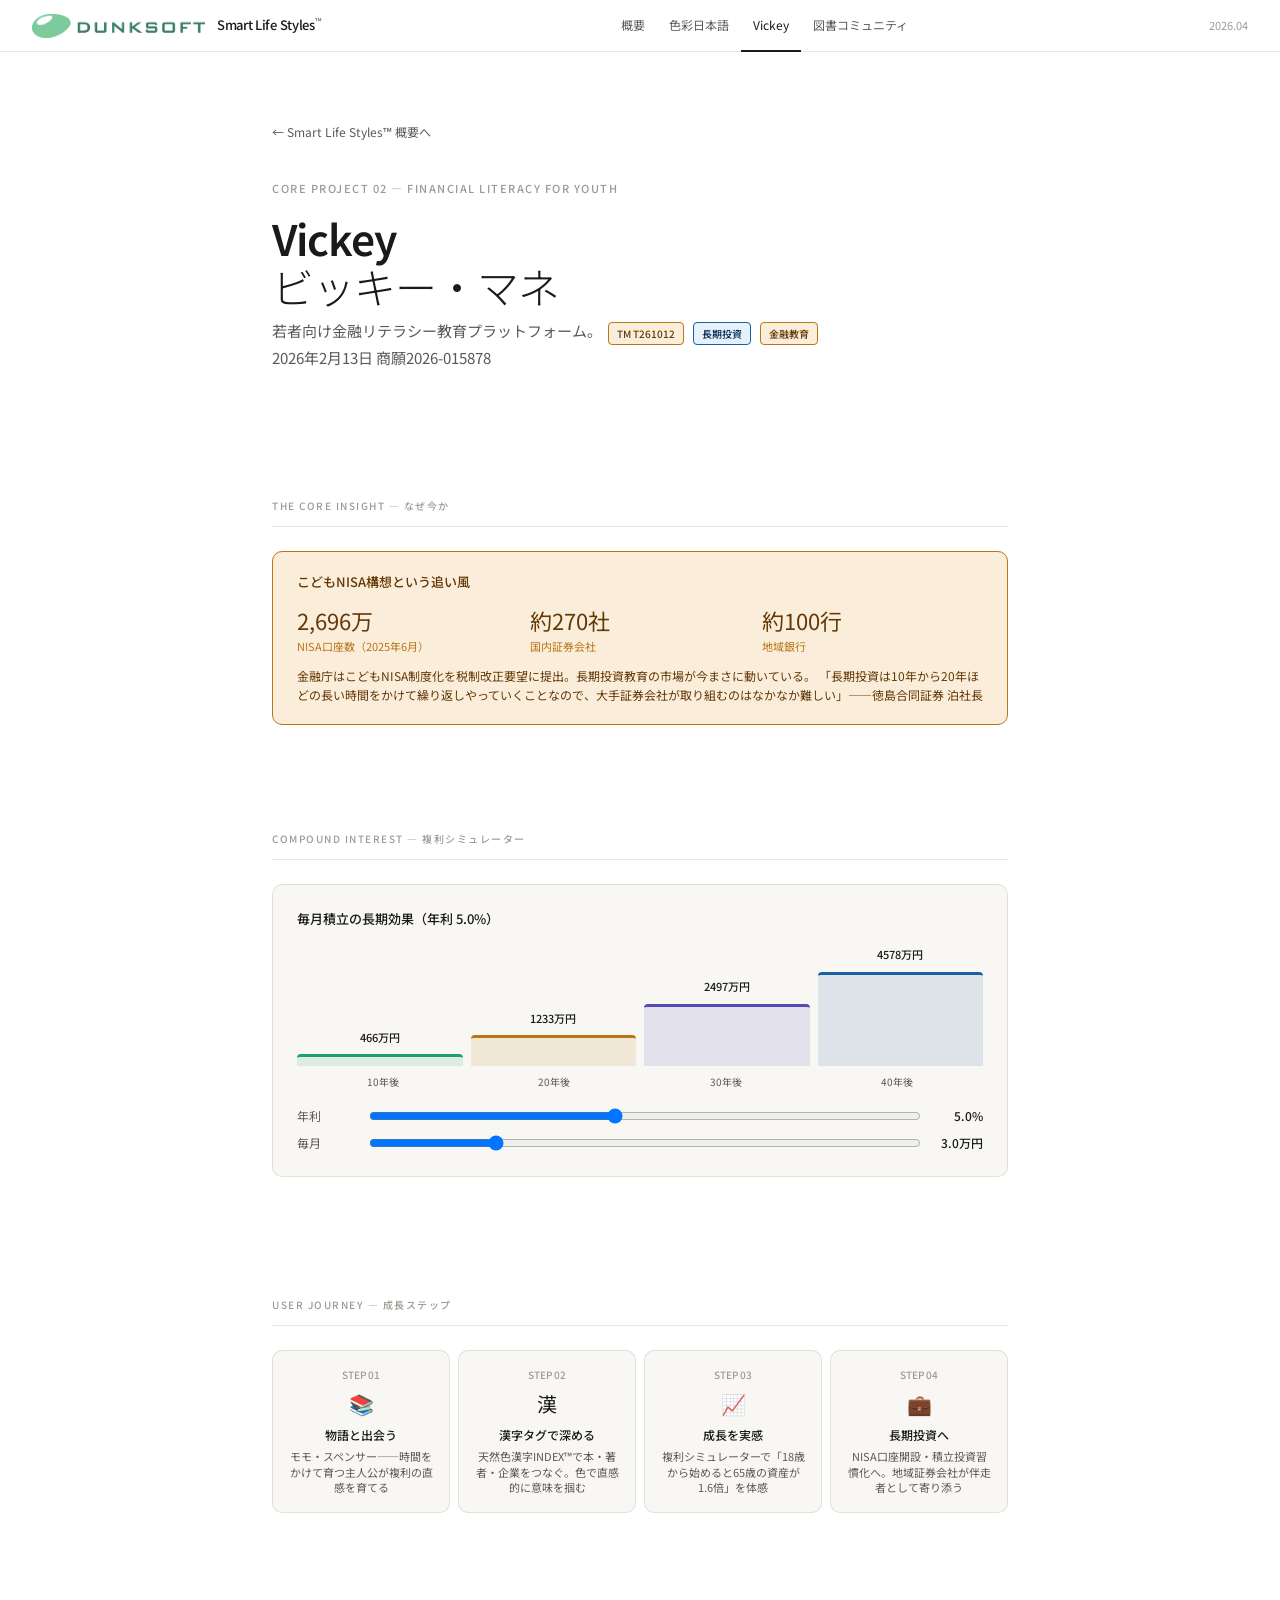
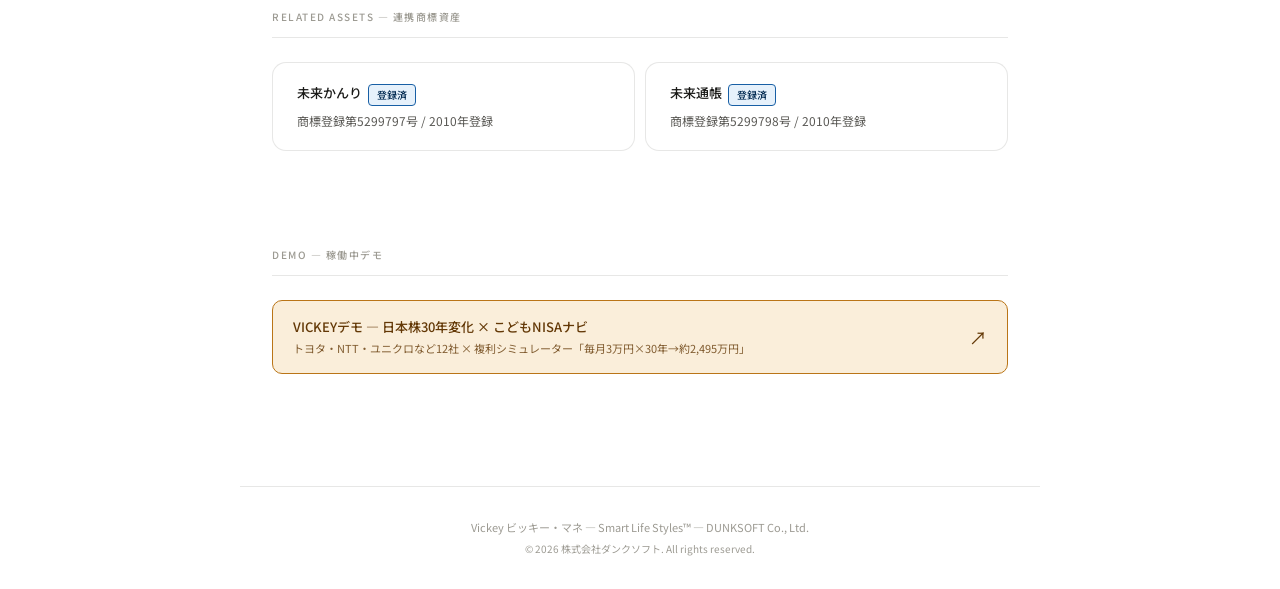
<file: vickey.html>
<!DOCTYPE html>
<html lang="ja">
<head>
<meta charset="UTF-8">
<meta name="viewport" content="width=device-width, initial-scale=1.0">
<title>Vickey ビッキー・マネ — Smart Life Styles™</title>
<link rel="preconnect" href="https://fonts.googleapis.com">
<link href="https://fonts.googleapis.com/css2?family=Noto+Sans+JP:wght@300;400;500&display=swap" rel="stylesheet">
<link rel="stylesheet" href="common.css">
<style>
.compounding-viz {
  background: var(--bg2); border: 0.5px solid var(--border); border-radius: var(--r);
  padding: 1.5rem; margin: 1.5rem 0;
}
.compound-title { font-size: 13px; font-weight: 500; margin-bottom: 1rem; }
.bars { display: flex; align-items: flex-end; gap: 8px; height: 120px; margin-bottom: 8px; }
.bar-wrap { flex: 1; display: flex; flex-direction: column; align-items: center; gap: 4px; height: 100%; justify-content: flex-end; }
.bar { width: 100%; border-radius: 4px 4px 0 0; min-height: 4px; transition: height 0.4s ease; }
.bar-lbl { font-size: 10px; color: var(--text2); text-align: center; }
.bar-val { font-size: 11px; font-weight: 500; color: var(--text); text-align: center; margin-bottom: 4px; }

.slider-row { display: flex; align-items: center; gap: 12px; }
.slider-row label { font-size: 12px; color: var(--text2); min-width: 60px; }
.slider-row input[type=range] { flex: 1; }
.slider-row span { font-size: 12px; font-weight: 500; min-width: 50px; text-align: right; }

.step-flow4 { display: grid; grid-template-columns: repeat(4,1fr); gap: 8px; }
.step4 { background: var(--bg2); border: 0.5px solid var(--border); border-radius: var(--r); padding: 1rem; text-align: center; }
.step4-num { font-size: 10px; font-weight: 500; color: var(--text3); margin-bottom: 5px; }
.step4-icon { font-size: 20px; margin-bottom: 5px; }
.step4-label { font-size: 12px; font-weight: 500; margin-bottom: 4px; }
.step4-desc { font-size: 11px; color: var(--text2); line-height: 1.45; }

.nisa-card {
  background: var(--amber-l); border: 0.5px solid var(--amber);
  border-radius: var(--r); padding: 1.25rem 1.5rem; margin-bottom: 10px;
}
.asset-link {
  display: flex; align-items: center; justify-content: space-between;
  background: var(--amber-l); border: 0.5px solid var(--amber);
  border-radius: var(--r); padding: 1rem 1.25rem;
  text-decoration: none; color: var(--amber-d); transition: opacity 0.15s;
}
.asset-link:hover { opacity: 0.8; }

@media(max-width:600px){ .step-flow4{grid-template-columns:1fr 1fr;} }
</style>
</head>
<body>

<nav class="nav">
  <div class="nav-logo">
    <img src="[data-uri]" alt="DUNKSOFT®" onerror="this.style.display='none'">
    <span class="nav-logo-text">Smart Life Styles<sup>™</sup></span>
  </div>
  <div class="nav-links">
    <a href="index.html">概要</a>
    <a href="colourful.html">色彩日本語</a>
    <a href="vickey.html" class="active">Vickey</a>
    <a href="books.html">図書コミュニティ</a>
    <!-- <a href="market.html">市場・収益</a> -->
  </div>
  <span class="nav-date">2026.04</span>
</nav>

<div class="hero">
  <a href="index.html" class="back-link">← Smart Life Styles™ 概要へ</a>
  <p class="hero-eyebrow">Core Project 02 — Financial Literacy for Youth</p>
  <h1 class="hero-title">
    <strong>Vickey</strong><br>
    ビッキー・マネ
  </h1>
  <p class="hero-sub">
    若者向け金融リテラシー教育プラットフォーム。
    <span class="badge badge-amber">TM T261012</span>
    <span class="badge badge-blue">長期投資</span>
    <span class="badge badge-amber">金融教育</span>
    <br>2026年2月13日 商願2026-015878
  </p>
</div>

<div class="section">
  <p class="section-label">The Core Insight — なぜ今か</p>
  <div class="nisa-card">
    <div style="font-size:13px; font-weight:500; color:var(--amber-d); margin-bottom:10px;">こどもNISA構想という追い風</div>
    <div style="display:grid; grid-template-columns:1fr 1fr 1fr; gap:12px;">
      <div>
        <div style="font-size:22px; font-weight:400; color:var(--amber-d);">2,696万</div>
        <div style="font-size:11px; color:var(--amber);">NISA口座数（2025年6月）</div>
      </div>
      <div>
        <div style="font-size:22px; font-weight:400; color:var(--amber-d);">約270社</div>
        <div style="font-size:11px; color:var(--amber);">国内証券会社</div>
      </div>
      <div>
        <div style="font-size:22px; font-weight:400; color:var(--amber-d);">約100行</div>
        <div style="font-size:11px; color:var(--amber);">地域銀行</div>
      </div>
    </div>
    <div style="font-size:12px; color:var(--amber-d); margin-top:10px; line-height:1.6;">
      金融庁はこどもNISA制度化を税制改正要望に提出。長期投資教育の市場が今まさに動いている。
      「長期投資は10年から20年ほどの長い時間をかけて繰り返しやっていくことなので、大手証券会社が取り組むのはなかなか難しい」——徳島合同証券 泊社長
    </div>
  </div>
</div>

<div class="section">
  <p class="section-label">Compound Interest — 複利シミュレーター</p>
  <div class="compounding-viz">
    <div class="compound-title">毎月積立の長期効果（年利 <span id="rate-disp">5</span>%）</div>
    <div class="bars" id="bars"></div>
    <div style="display:flex; justify-content:space-around; margin-bottom:1rem;" id="labels"></div>
    <div style="display:flex; flex-direction:column; gap:8px;">
      <div class="slider-row">
        <label>年利</label>
        <input type="range" id="rate" min="1" max="10" value="5" step="0.5">
        <span id="rate-out">5%</span>
      </div>
      <div class="slider-row">
        <label>毎月</label>
        <input type="range" id="monthly" min="1" max="10" value="3" step="0.5">
        <span id="monthly-out">3万円</span>
      </div>
    </div>
  </div>
</div>

<div class="section">
  <p class="section-label">User Journey — 成長ステップ</p>
  <div class="step-flow4">
    <div class="step4">
      <div class="step4-num">STEP 01</div>
      <div class="step4-icon">📚</div>
      <div class="step4-label">物語と出会う</div>
      <div class="step4-desc">モモ・スペンサー——時間をかけて育つ主人公が複利の直感を育てる</div>
    </div>
    <div class="step4">
      <div class="step4-num">STEP 02</div>
      <div class="step4-icon">漢</div>
      <div class="step4-label">漢字タグで深める</div>
      <div class="step4-desc">天然色漢字INDEX™で本・著者・企業をつなぐ。色で直感的に意味を掴む</div>
    </div>
    <div class="step4">
      <div class="step4-num">STEP 03</div>
      <div class="step4-icon">📈</div>
      <div class="step4-label">成長を実感</div>
      <div class="step4-desc">複利シミュレーターで「18歳から始めると65歳の資産が1.6倍」を体感</div>
    </div>
    <div class="step4">
      <div class="step4-num">STEP 04</div>
      <div class="step4-icon">💼</div>
      <div class="step4-label">長期投資へ</div>
      <div class="step4-desc">NISA口座開設・積立投資習慣化へ。地域証券会社が伴走者として寄り添う</div>
    </div>
  </div>
</div>

<div class="section">
  <p class="section-label">Related Assets — 連携商標資産</p>
  <div class="card-grid">
    <div class="card">
      <div style="font-size:13px; font-weight:500; margin-bottom:5px;">未来かんり <span class="badge badge-blue">登録済</span></div>
      <div style="font-size:12px; color:var(--text2);">商標登録第5299797号 / 2010年登録</div>
    </div>
    <div class="card">
      <div style="font-size:13px; font-weight:500; margin-bottom:5px;">未来通帳 <span class="badge badge-blue">登録済</span></div>
      <div style="font-size:12px; color:var(--text2);">商標登録第5299798号 / 2010年登録</div>
    </div>
  </div>
</div>

<div class="section">
  <p class="section-label">Demo — 稼働中デモ</p>
  <a href="https://robertohoshino.github.io/hayakawa-demo/" class="asset-link" target="_blank">
    <div>
      <div style="font-size:13px; font-weight:500;">VICKEYデモ — 日本株30年変化 × こどもNISAナビ</div>
      <div style="font-size:11px; margin-top:2px; opacity:0.8;">トヨタ・NTT・ユニクロなど12社 × 複利シミュレーター「毎月3万円×30年→約2,495万円」</div>
    </div>
    <span style="font-size:18px;">↗</span>
  </a>
</div>

<div class="footer">
  <p>Vickey ビッキー・マネ — Smart Life Styles™ — DUNKSOFT Co., Ltd.</p>
  <p style="margin-top:4px; font-size:10px; color:var(--text3);">© 2026 株式会社ダンクソフト. All rights reserved.</p>
</div>

<script>
function calcBars() {
  const rate = parseFloat(document.getElementById('rate').value);
  const mo = parseFloat(document.getElementById('monthly').value);
  document.getElementById('rate-disp').textContent = rate.toFixed(1);
  document.getElementById('rate-out').textContent = rate.toFixed(1) + '%';
  document.getElementById('monthly-out').textContent = mo.toFixed(1) + '万円';

  const years = [10, 20, 30, 40];
  const vals = years.map(y => {
    const r = rate / 100 / 12;
    const n = y * 12;
    return mo * ((Math.pow(1 + r, n) - 1) / r);
  });
  const max = Math.max(...vals);

  const barsEl = document.getElementById('bars');
  const labelsEl = document.getElementById('labels');
  barsEl.innerHTML = '';
  labelsEl.innerHTML = '';

  const colors = ['#1D9E75','#BA7517','#534AB7','#185FA5'];

  years.forEach((y, i) => {
    const pct = (vals[i] / max) * 95;
    barsEl.innerHTML += `<div class="bar-wrap">
      <div class="bar-val">${vals[i].toFixed(0)}万円</div>
      <div class="bar" style="height:${pct}%;background:${colors[i]}20;border-top:3px solid ${colors[i]}"></div>
    </div>`;
    labelsEl.innerHTML += `<div style="flex:1;text-align:center;font-size:10px;color:var(--text2)">${y}年後</div>`;
  });
}

document.getElementById('rate').addEventListener('input', calcBars);
document.getElementById('monthly').addEventListener('input', calcBars);
calcBars();
</script>

</body>
</html>
</file>
<file: common.css>
:root {
  --teal: #1D9E75; --teal-l: #E1F5EE; --teal-d: #085041;
  --amber: #BA7517; --amber-l: #FAEEDA; --amber-d: #633806;
  --purple: #534AB7; --purple-l: #EEEDFE; --purple-d: #26215C;
  --blue: #185FA5; --blue-l: #E6F1FB; --blue-d: #042C53;
  --green: #3B6D11; --green-l: #EAF3DE;
  --coral: #993C1D; --coral-l: #FAECE7;
  --gray: #5F5E5A; --gray-l: #F1EFE8; --gray-d: #2C2C2A;
  --text: #1a1a18; --text2: #5a5955; --text3: #9c9a92;
  --bg: #ffffff; --bg2: #f8f7f3; --bg3: #f0efe9;
  --border: rgba(60,58,52,0.12); --border2: rgba(60,58,52,0.22);
  --r: 10px; --r-lg: 14px;
  --font: 'Noto Sans JP', 'Hiragino Kaku Gothic ProN', 'Yu Gothic', system-ui, sans-serif;
}
@media (prefers-color-scheme: dark) {
  :root {
    --text: #e8e6de; --text2: #a8a69e; --text3: #6a6860;
    --bg: #1a1917; --bg2: #232220; --bg3: #2c2b28;
    --border: rgba(230,224,210,0.1); --border2: rgba(230,224,210,0.2);
    --teal-l: #04342C; --amber-l: #412402; --purple-l: #26215C;
    --blue-l: #042C53; --green-l: #173404; --coral-l: #4A1B0C;
  }
}
* { box-sizing: border-box; margin: 0; padding: 0; }
html { scroll-behavior: smooth; }
body { font-family: var(--font); background: var(--bg); color: var(--text); line-height: 1.6; }
a { color: inherit; text-decoration: none; }

.nav {
  position: sticky; top: 0; z-index: 100;
  background: var(--bg); border-bottom: 0.5px solid var(--border);
  padding: 0 2rem; display: flex; align-items: center;
  justify-content: space-between; height: 52px;
}
.nav-logo { display: flex; align-items: center; gap: 12px; }
.nav-logo img { height: 24px; width: auto; opacity: 0.85; }
.nav-logo-text { font-size: 13px; font-weight: 500; letter-spacing: -0.3px; color: var(--text); }
.nav-logo-text sup { font-size: 9px; vertical-align: super; font-weight: 400; color: var(--text2); }
.nav-links { display: flex; gap: 0; }
.nav-links a {
  font-size: 12px; color: var(--text2); padding: 0 12px; height: 52px;
  display: flex; align-items: center; border-bottom: 2px solid transparent;
  transition: color 0.15s, border-color 0.15s;
}
.nav-links a:hover { color: var(--text); }
.nav-links a.active { color: var(--text); border-bottom-color: var(--text); }
.nav-date { font-size: 11px; color: var(--text3); }

.hero {
  padding: 4rem 2rem 3rem;
  max-width: 800px; margin: 0 auto;
}
.hero-eyebrow {
  font-size: 11px; font-weight: 500; letter-spacing: 1.5px; text-transform: uppercase;
  color: var(--text3); margin-bottom: 1rem;
}
.hero-title {
  font-size: clamp(28px, 5vw, 42px); font-weight: 300;
  line-height: 1.15; letter-spacing: -1px;
  color: var(--text); margin-bottom: 0.5rem;
}
.hero-title strong { font-weight: 600; }
.hero-title sup { font-size: 0.45em; vertical-align: super; font-weight: 400; color: var(--text2); }
.hero-sub { font-size: 15px; color: var(--text2); line-height: 1.7; max-width: 560px; margin-bottom: 2rem; }

.badge {
  display: inline-block; font-size: 10px; font-weight: 500;
  padding: 2px 8px; border-radius: 4px; vertical-align: middle; margin: 0 3px;
}
.badge-teal { background: var(--teal-l); color: var(--teal-d); border: 0.5px solid var(--teal); }
.badge-amber { background: var(--amber-l); color: var(--amber-d); border: 0.5px solid var(--amber); }
.badge-blue { background: var(--blue-l); color: var(--blue-d); border: 0.5px solid var(--blue); }
.badge-green { background: var(--green-l); color: var(--green); border: 0.5px solid var(--green); }
.badge-purple { background: var(--purple-l); color: var(--purple-d); border: 0.5px solid var(--purple); }

.section { padding: 3rem 2rem; max-width: 800px; margin: 0 auto; }
.section-label {
  font-size: 10px; font-weight: 500; letter-spacing: 1.5px; text-transform: uppercase;
  color: var(--text3); margin-bottom: 1.5rem;
  padding-bottom: 0.75rem; border-bottom: 0.5px solid var(--border);
}
.section-title { font-size: 20px; font-weight: 500; margin-bottom: 1rem; color: var(--text); }

.card {
  background: var(--bg); border: 0.5px solid var(--border);
  border-radius: var(--r-lg); padding: 1.25rem 1.5rem;
  transition: border-color 0.15s, background 0.15s;
}
.card:hover { border-color: var(--border2); background: var(--bg2); }

.card-grid { display: grid; grid-template-columns: repeat(auto-fit, minmax(220px, 1fr)); gap: 10px; }

.link-card {
  display: block; padding: 1.5rem;
  background: var(--bg); border: 0.5px solid var(--border);
  border-radius: var(--r-lg); cursor: pointer;
  transition: border-color 0.18s, background 0.18s, transform 0.15s;
  position: relative; overflow: hidden;
  text-decoration: none; color: inherit;
}
.link-card:hover { border-color: var(--border2); background: var(--bg2); transform: translateY(-1px); }
.link-card-bar { position: absolute; top: 0; left: 0; right: 0; height: 3px; }
.link-card-icon { font-size: 24px; margin-bottom: 10px; display: block; }
.link-card-title { font-size: 15px; font-weight: 500; margin-bottom: 4px; line-height: 1.3; }
.link-card-en { font-size: 11px; color: var(--text3); margin-bottom: 8px; }
.link-card-desc { font-size: 12px; color: var(--text2); line-height: 1.55; }
.link-card-arrow {
  position: absolute; bottom: 1.25rem; right: 1.25rem;
  font-size: 16px; color: var(--text3); transition: transform 0.15s;
}
.link-card:hover .link-card-arrow { transform: translate(2px, -2px); }

.stat-row { display: grid; grid-template-columns: repeat(3, 1fr); gap: 8px; margin-bottom: 1.5rem; }
.stat { background: var(--bg2); border-radius: var(--r); padding: 1rem; text-align: center; }
.stat-num { font-size: 26px; font-weight: 400; letter-spacing: -1px; color: var(--text); }
.stat-lbl { font-size: 11px; color: var(--text2); margin-top: 2px; line-height: 1.4; }

.phase-grid { display: grid; grid-template-columns: repeat(3, 1fr); gap: 10px; }
.phase-card {
  background: var(--bg2); border: 0.5px solid var(--border);
  border-radius: var(--r); padding: 1.25rem;
}
.phase-label { font-size: 10px; font-weight: 500; letter-spacing: 1px; color: var(--text3); text-transform: uppercase; margin-bottom: 6px; }
.phase-period { font-size: 12px; font-weight: 500; color: var(--text); margin-bottom: 8px; }
.phase-num { font-size: 20px; font-weight: 400; letter-spacing: -0.5px; margin-bottom: 4px; }
.phase-items { font-size: 11px; color: var(--text2); line-height: 1.7; }

.zone-grid { display: grid; grid-template-columns: repeat(3, 1fr); gap: 10px; margin-bottom: 1.5rem; }
.zone-card { background: var(--bg2); border-radius: var(--r); padding: 1.25rem; border: 0.5px solid var(--border); }
.zone-num { font-size: 10px; font-weight: 500; letter-spacing: 1px; text-transform: uppercase; margin-bottom: 4px; }
.zone-title { font-size: 13px; font-weight: 500; margin-bottom: 8px; line-height: 1.35; }
.zone-items { font-size: 11px; color: var(--text2); line-height: 1.7; }
.zone-rev { font-size: 13px; font-weight: 500; margin-top: 8px; padding-top: 8px; border-top: 0.5px solid var(--border); }

.back-link {
  display: inline-flex; align-items: center; gap: 6px;
  font-size: 12px; color: var(--text2); margin-bottom: 2rem;
  padding: 6px 0; border-bottom: 0.5px solid transparent;
  transition: color 0.15s, border-color 0.15s;
}
.back-link:hover { color: var(--text); border-color: var(--border); }

.footer {
  margin-top: 4rem; padding: 2rem;
  border-top: 0.5px solid var(--border);
  text-align: center; font-size: 11px; color: var(--text3);
  max-width: 800px; margin-left: auto; margin-right: auto;
}

@media (max-width: 600px) {
  .nav-links { display: none; }
  .phase-grid, .zone-grid { grid-template-columns: 1fr; }
  .stat-row { grid-template-columns: repeat(3,1fr); }
}
</file>
